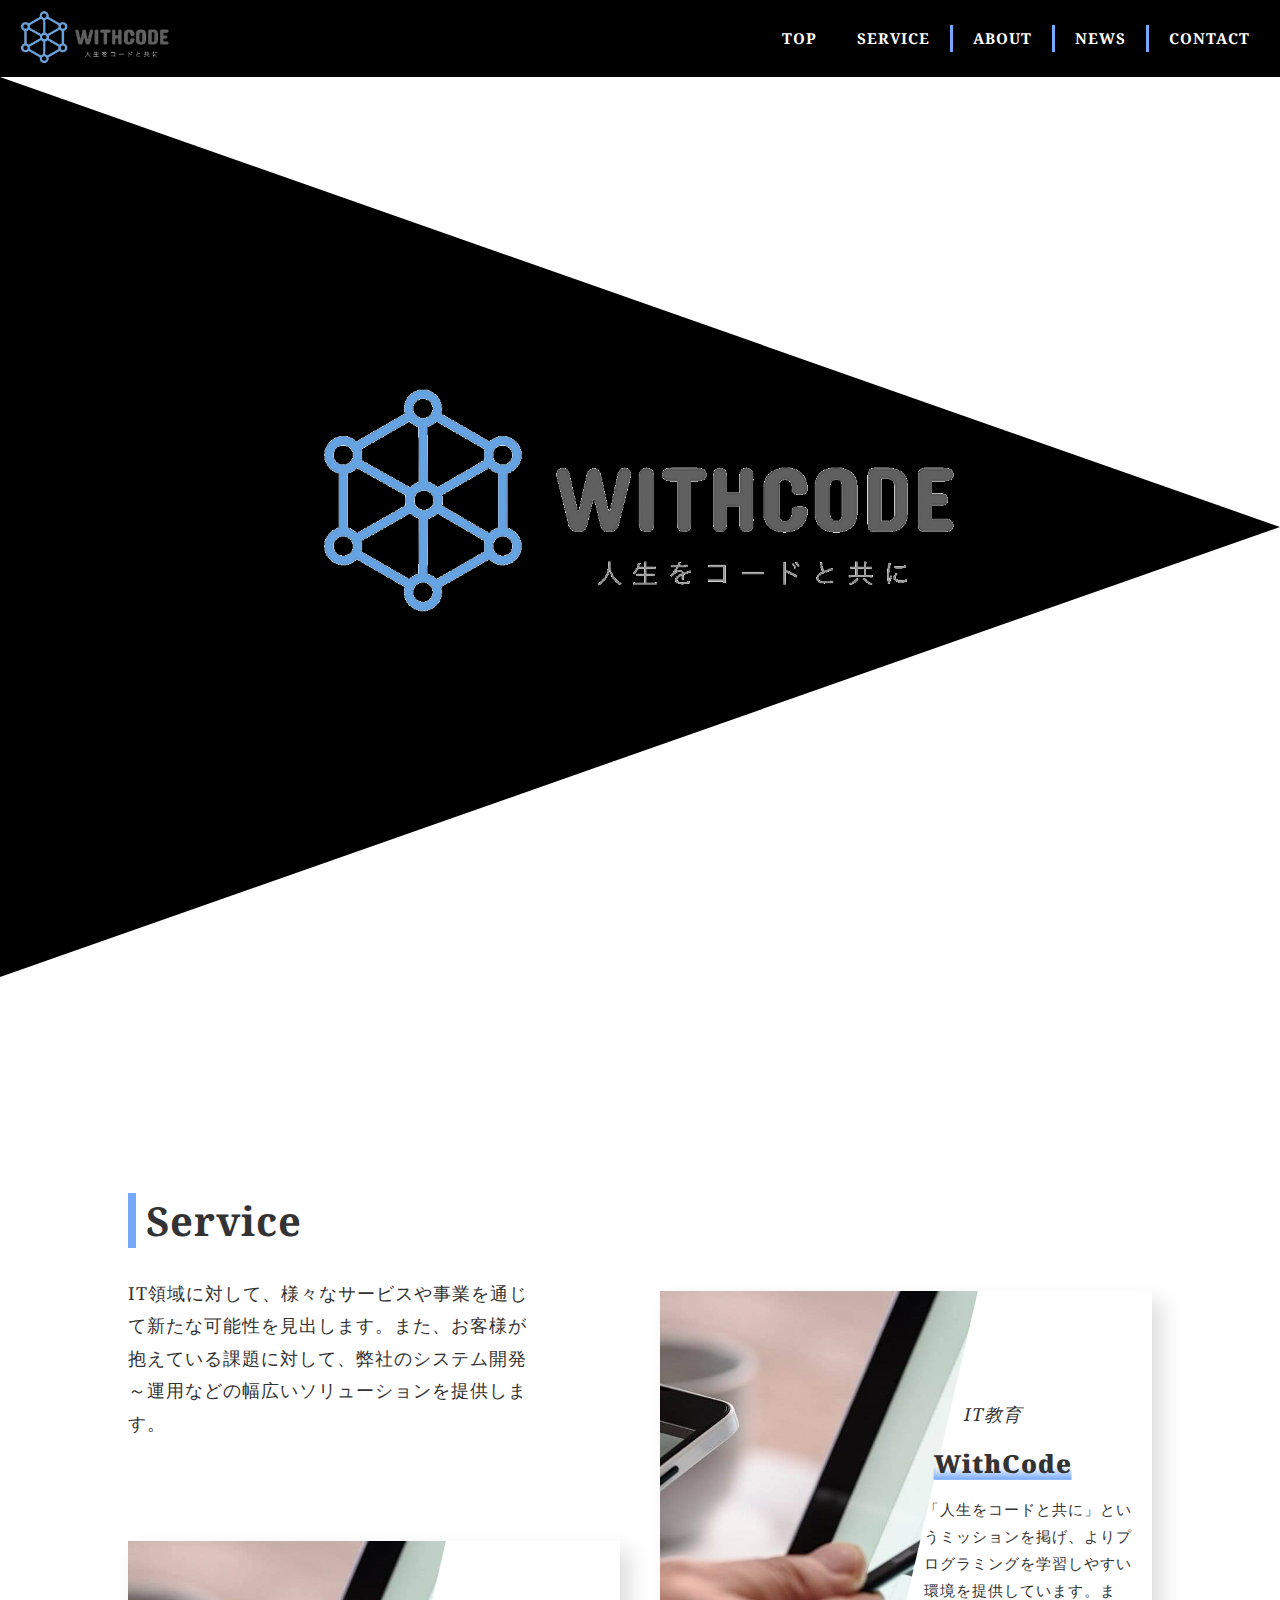
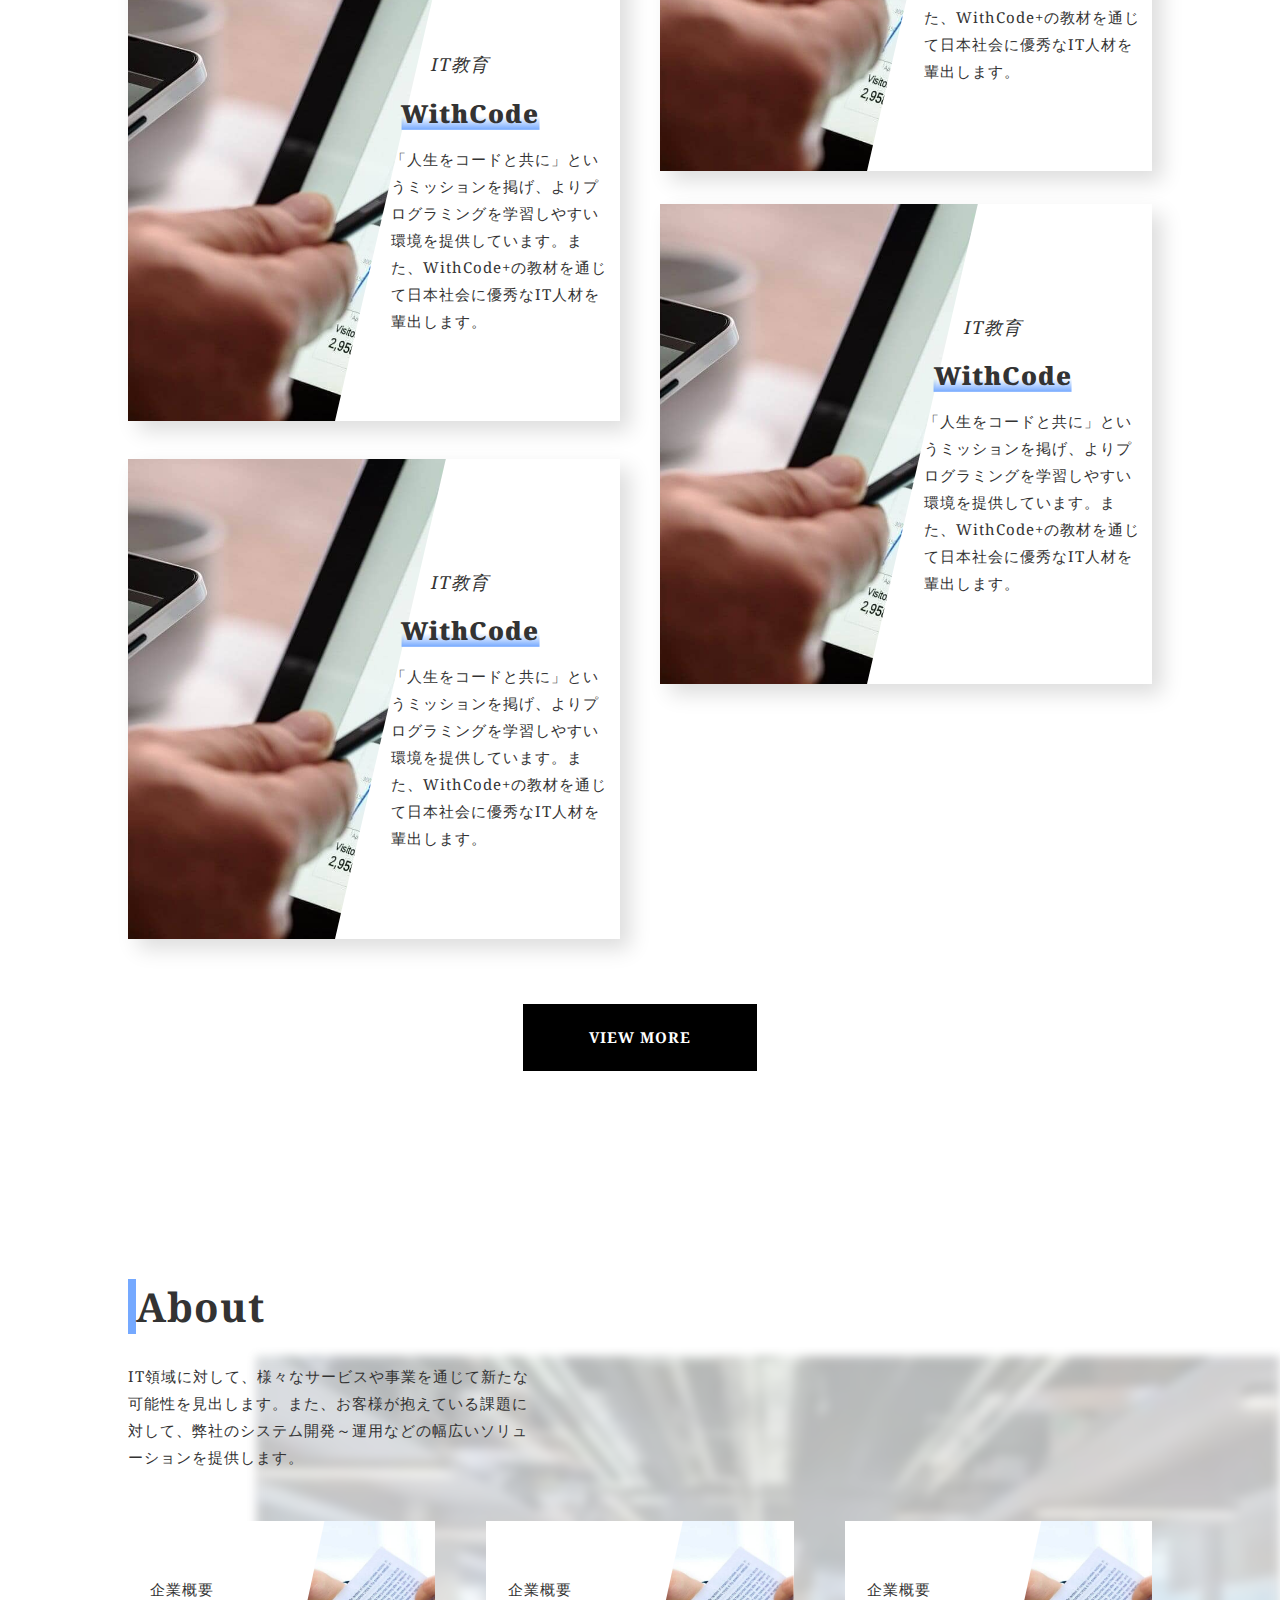
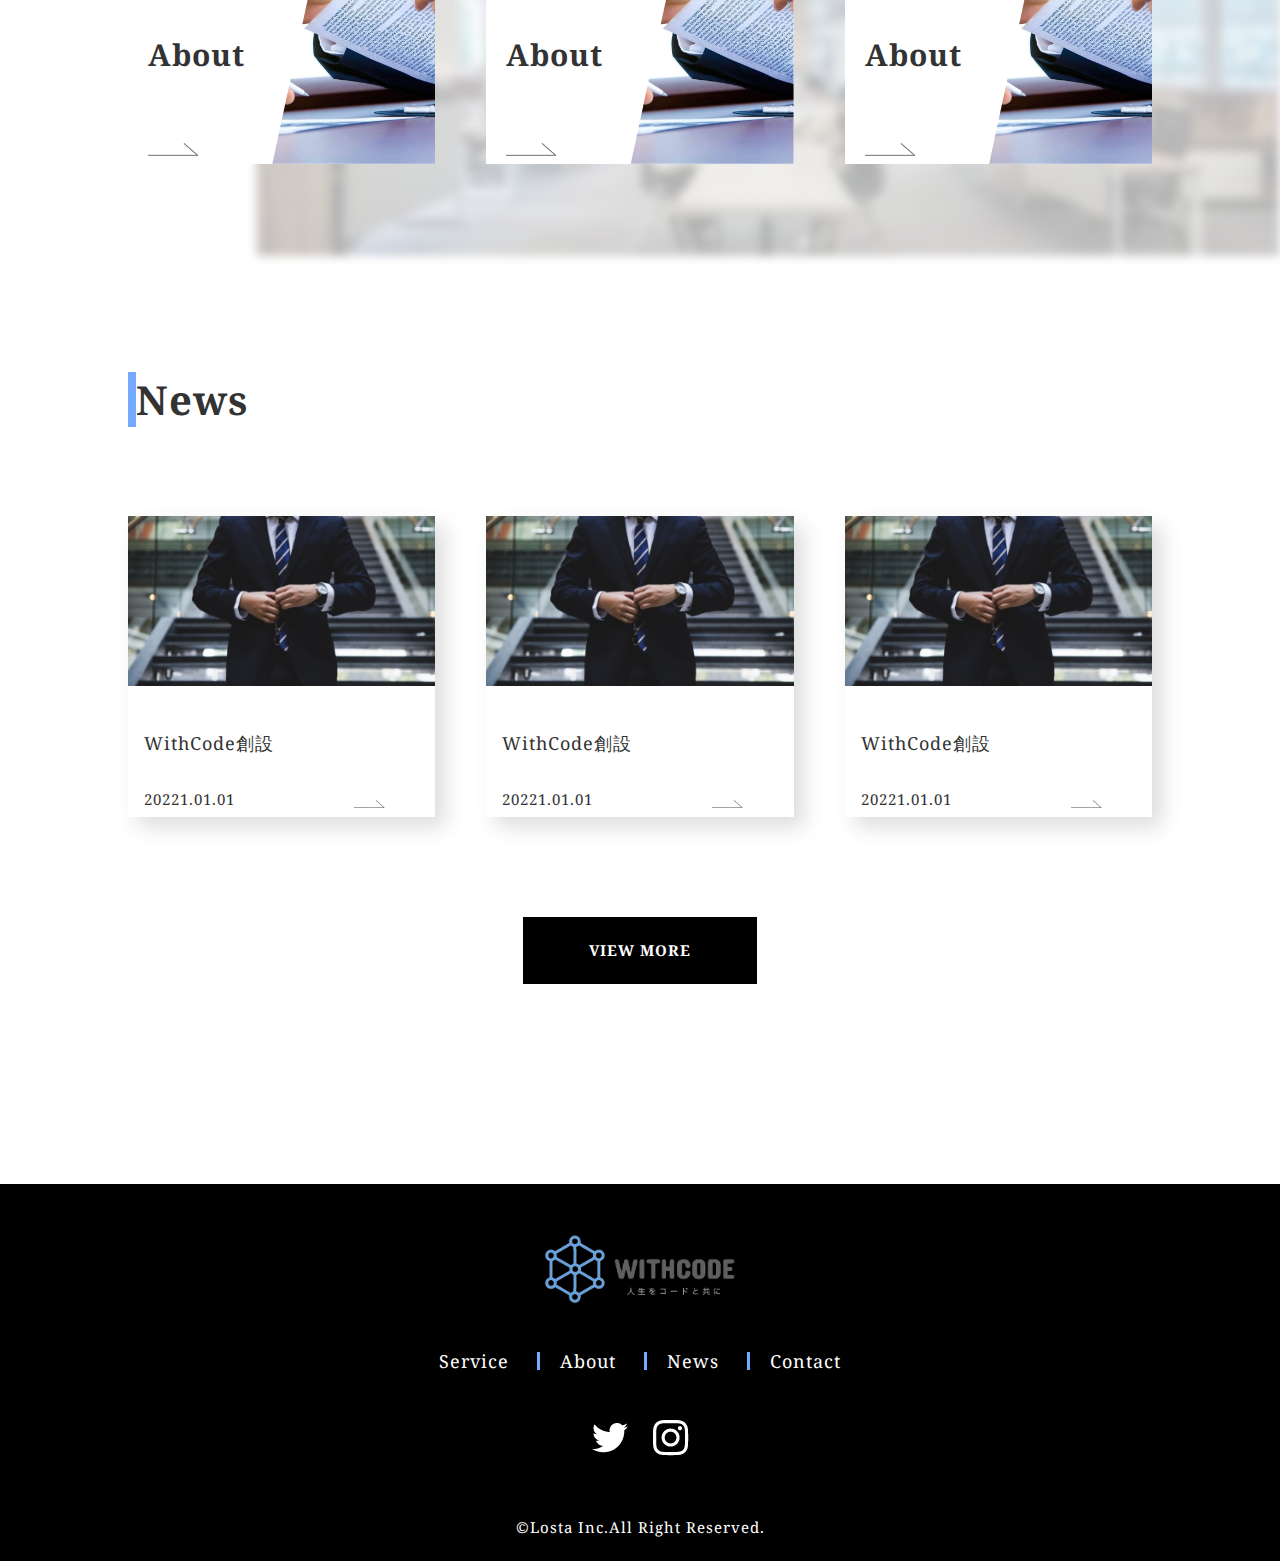
<file: index.html>
<!DOCTYPE html>
<html>
  <head>
    <meta charset="UTF-8">
    <title>プログラミング教材「WithCode+」</title>
    <meta name="description" content="「人生をコードと共に」というビジョンを達成するべく、皆さんのプログラミング学習をサポートします。">
    <meta name="keywords" content="IT,プログラミング,コミュニティ">
    <meta name="viewport" content="width=device-width, initial-scale=1.0">
    <meta property="og:title" content="プログラミング教材「WithCode+」">
    <meta property="og:type" content="article">
    <meta property="og:url" content="https://withcode-plus.tech">
    <meta property="og:image" content="img/logo.png">
    <meta property="og:description" content="「人生をコードと共に」というビジョンを達成するべく、皆さんのプログラミング学習をサポートします。">
    <meta property="og:site_name" content="プログラミング教材">
    <link rel="icon" href="favicon.ico">
    <link rel="apple-touch-icon" sizes="180×180" href="img/logo.png">
    <link rel="stylesheet" type="text/css" href="css/reset.css">
    <link rel="stylesheet" type="text/css" href="css/common1.css">
    <link rel="stylesheet" type="text/css" href="css/index.css">
    <link rel="preconnect" href="https://fonts.googleapis.com">
    <link rel="preconnect" href="https://fonts.gstatic.com" crossorigin>
    <link href="https://fonts.googleapis.com/css2?family=Noto+Serif:ital,wght@0,400;0,700;1,400;1,700&display=swap"
      rel="stylesheet">
  </head>
  <body>
    <header>
      <div class="header_all">
        <a href="index.html" class="logo">
          <img src="img/logo.png" alt="ロゴ画像">
        </a>
        <nav class="navbar">
          <ul>
            <li><a href="index.html">TOP</a></li>
            <li><a href="html/service.html">SERVICE</a></li>
            <li><a href="html/about.html">ABOUT</a></li>
            <li><a href="html/news.html">NEWS</a></li>
            <li><a href="html/contact.html">CONTACT</a></li>
          </ul>
        </nav>
      </div>
      <p class="drawer"></p>
    </header>
    <main>
      <section class="top">
        <div class="top_bg">
          <p class="top_img">
            <img src="img/logo.png" alt="ロゴ画像">          
          </p>
        </div>
      </section>
      <section class="service">
        <div class="inner">
          <div class="intro">
            <h2 class="section_ttl"><small></small>Service</h2>
            <p class="intro_txt">
              IT領域に対して、様々なサービスや事業を通じて新たな可能性を見出します。また、お客様が抱えている課題に対して、弊社のシステム開発～運用などの幅広いソリューションを提供します。
            </p>
          </div>
          <div class="service_all">
            <ul class="service_list">
              <li class="service_item _service1">
                <div class="service_img _service"></div>
                <div class="service_inner_txt">
                  <p class="service_subtt1">IT教育</p>
                  <p class="service_ttl"><strong>WithCode</strong></p>
                  <p class="service_descript">
                    「人生をコードと共に」というミッションを掲げ、よりプログラミングを学習しやすい環境を提供しています。また、WithCode+の教材を通じて日本社会に優秀なIT人材を輩出します。
                  </p>
                </div>
              </li>
              <li class="service_item _service2">
                <div class="service_img _service"></div>
                <div class="service_inner_txt">
                  <p class="service_subtt1">IT教育</p>
                  <p class="service_ttl"><strong>WithCode</strong></p>
                  <p class="service_descript">
                    「人生をコードと共に」というミッションを掲げ、よりプログラミングを学習しやすい環境を提供しています。また、WithCode+の教材を通じて日本社会に優秀なIT人材を輩出します。
                  </p>
                </div>
              </li>
              <li class="service_item _service3">
                <div class="service_img _service"></div>
                <div class="service_inner_txt">
                  <p class="service_subtt1">IT教育</p>
                  <p class="service_ttl"><strong>WithCode</strong></p>
                  <p class="service_descript">
                    「人生をコードと共に」というミッションを掲げ、よりプログラミングを学習しやすい環境を提供しています。また、WithCode+の教材を通じて日本社会に優秀なIT人材を輩出します。
                  </p>
                </div>
              </li>
              <li class="service_item _service4">
                <div class="service_img _service"></div>
                <div class="service_inner_txt">
                  <p class="service_subtt1">IT教育</p>
                  <p class="service_ttl"><strong>WithCode</strong></p>
                  <p class="service_descript">
                    「人生をコードと共に」というミッションを掲げ、よりプログラミングを学習しやすい環境を提供しています。また、WithCode+の教材を通じて日本社会に優秀なIT人材を輩出します。
                  </p>
                </div>
              </li>
            </ul>
            <div class="btn">
              <a href="html/service.html">VIEW MORE</a>
            </div>
          </div>

        </div>
      </section>
      <section class="about">
        <div class="inner">
          <div class="intro">
            <h2 class="section_ttl"><small>About</small></h2>
            <p class="inntro_txt">IT領域に対して、様々なサービスや事業を通じて新たな可能性を見出します。また、お客様が抱えている課題に対して、弊社のシステム開発～運用などの幅広いソリューションを提供します。
            </p>
          </div>
          <div class="about_list">
            <div class="about_item">
              <a href="html/about.html" class="top_about_link">
              <p class="about_sub_ttl">企業概要</p>
              <p class="about_sub_txt">About</p>
              <div class="about_arrow">
                <img src="img/arrow.png" alt="矢印の画像">
              </div>
            </a>
            </div>
            <div class="about_item">
              <a href="html/about.html" class="top_about_link">
                <p class="about_sub_ttl">企業概要</p>
                <p class="about_sub_txt">About</p>
                <div class="about_arrow">
                  <img src="img/arrow.png" alt="矢印の画像">
                </div>
              </a>
            </div>
            <div class="about_item">
              <a href="html/about.html" class="top_about_link">
                <p class="about_sub_ttl">企業概要</p>
                <p class="about_sub_txt">About</p>
                <div class="about_arrow">
                  <img src="img/arrow.png" alt="矢印の画像">
                </div>
              </a>
            </div>
          </div>
        </div>
      </section>
      <section class="news">
        <div class="inner">
          <h2 class="section_ttl"><small>News</small></h2>
          <div class="news_all">
            <ul class="news_list">
              <li class="news_item">
                <a href="html/news/html">
                <div class="news_img">
                  <img src="img/news.png" alt="ニュース画像">
                </div>
                <div class="news_txt">
                  <p class="news_ttl">WithCode創設</p>
                  <p class="news_date">20221.01.01</p>
                </div>
              </a>
              </li>
              <li class="news_item">
                <a href="html/news/html">
                  <div class="news_img">
                    <img src="img/news.png" alt="ニュース画像">
                  </div>
                  <div class="news_txt">
                    <p class="news_ttl">WithCode創設</p>
                    <p class="news_date">20221.01.01</p>
                  </div>
                </a>
              </li>
              <li class="news_item">
                <a href="html/news/html">
                  <div class="news_img">
                    <img src="img/news.png" alt="ニュース画像">
                  </div>
                  <div class="news_txt">
                    <p class="news_ttl">WithCode創設</p>
                    <p class="news_date">20221.01.01</p>
                  </div>
                </a>
              </li>
            </ul>
          </div>
          <div class="btn">
            <a href="html/service.html">VIEW MORE</a>
          </div>
        </div>
      </section>
    </main>
    <footer>
      <div class="footer_logo">
        <a href="index.html">
          <img src="img/logo.png" alt="ロゴ画像">
        </a>
      </div>
      <ul class="footer_list">
        <li class="footer_item">
          <a href="html/service.html">Service</a>
        </li>
        <li class="footer_item">
          <a href="html/about.html">About</a>
        </li>
        <li class="footer_item">
          <a href="html/news.html">News</a>
        </li>
        <li class="footer_item">
          <a href="html/contact.html">Contact</a>
        </li>
      </ul>
      <ul class="footer_sns">
        <li class="sns_icon1">
          <a href="#"><img src="img/twitter.png" alt="Twitterアイコン"></a>
        </li>
        <li class="sns_icon2">
          <a href="#"><img src="img/instagram.png" alt="Instagramアイコン"></a>
        </li>
      </ul>
      <small class="footer_txt">©Losta Inc.All Right Reserved.</small>
    </footer>
  <script src="https://ajax.googleapis.com/ajax/libs/jquery/3.5.1/jquery.min.js"></script>
  <script type="text/javascript" src="../js/common.js"></script>
  </body>
</html>
</file>
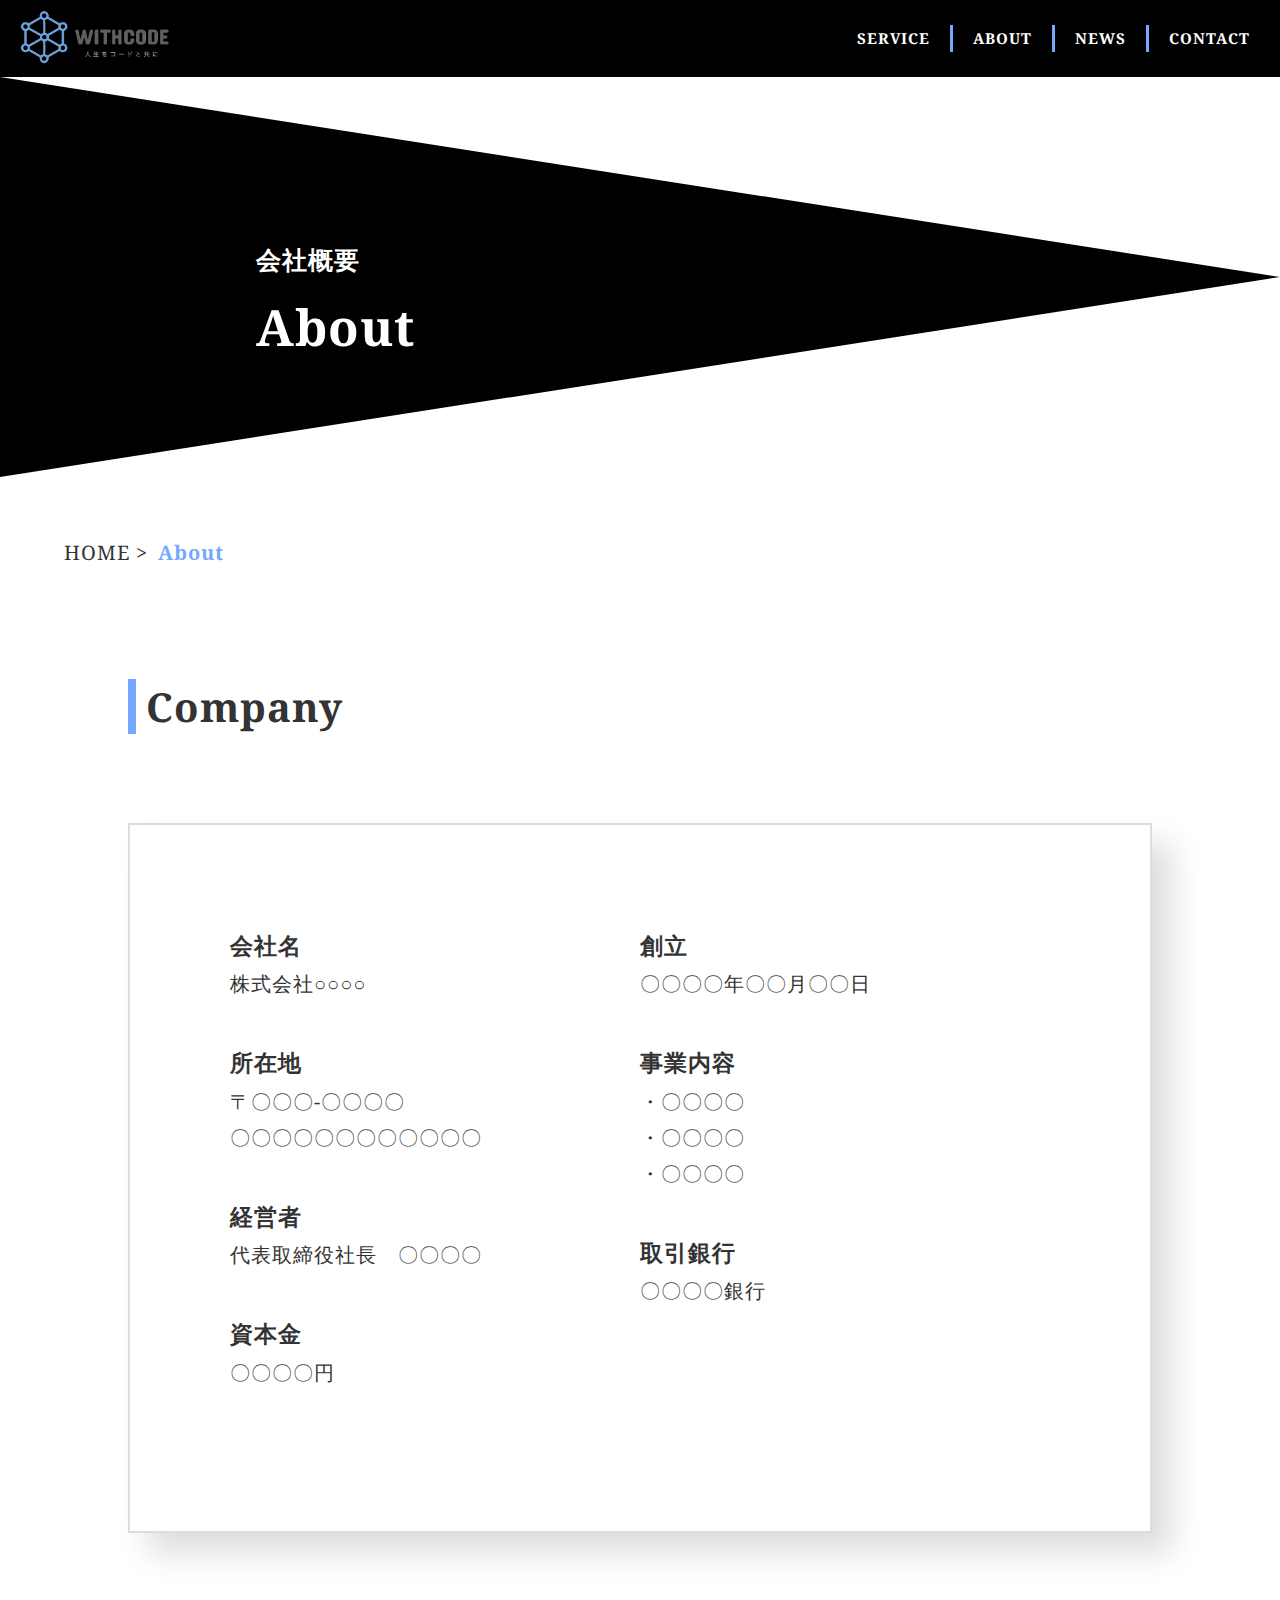
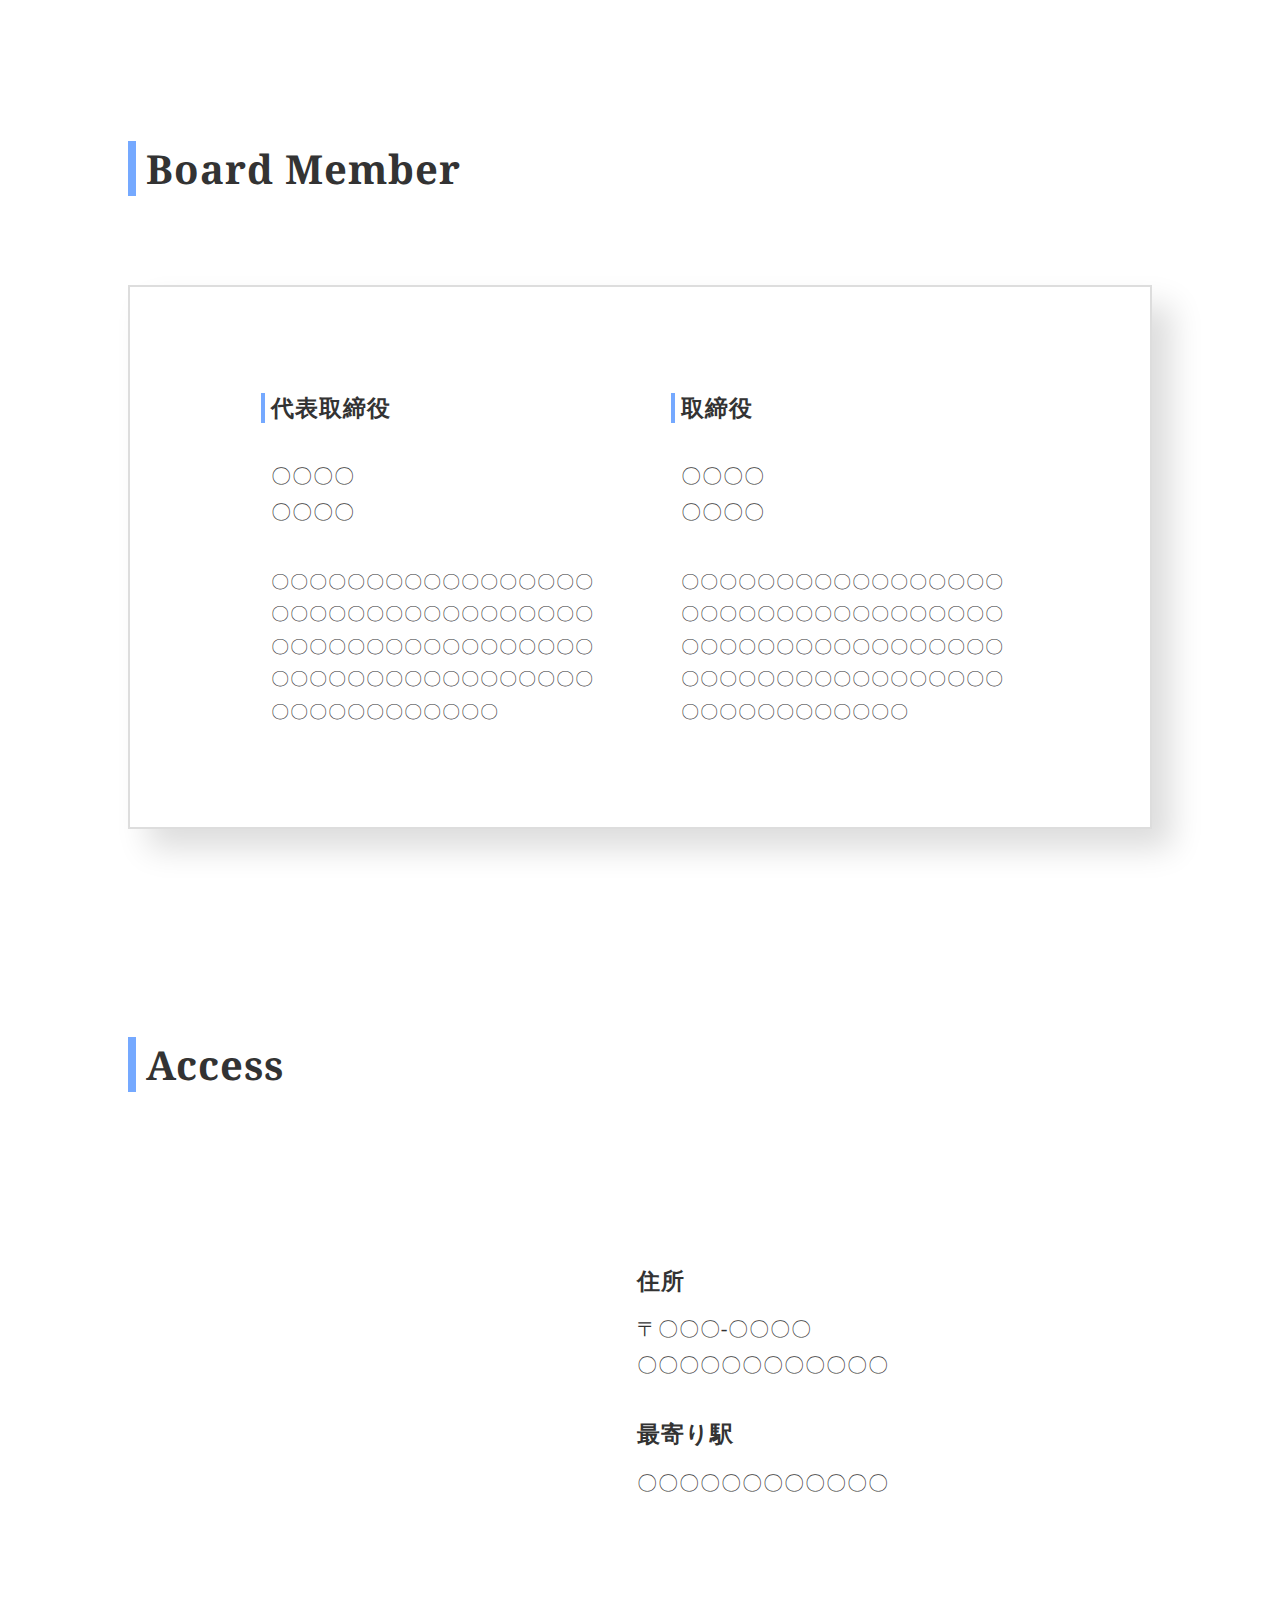
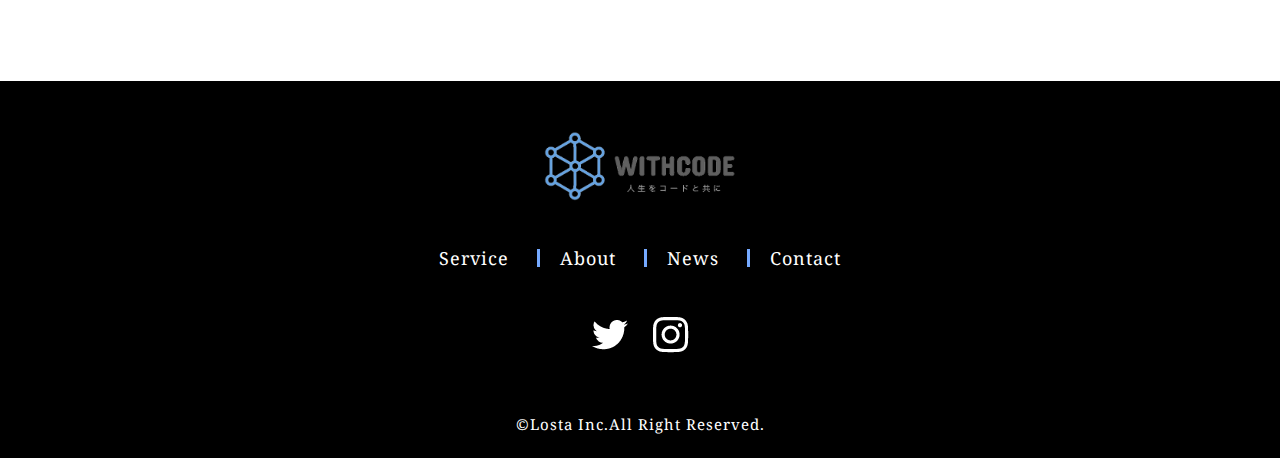
<file: html/about.html>
<!DOCTYPE html>
<html>

<head>
  <meta charset="UTF-8">
  <title>プログラミング教材「WithCode+」</title>
  <meta name="description" content="「人生をコードと共に」というビジョンを達成するべく、皆さんのプログラミング学習をサポートします。">
  <meta name="keywords" content="IT,プログラミング,コミュニティ">
  <meta name="viewport" content="width=device-width, initial-scale=1.0">
  <meta property="og:title" content="プログラミング教材「WithCode+」">
  <meta property="og:type" content="article">
  <meta property="og:url" content="https://withcode-plus.tech">
  <meta property="og:image" content="img/logo.png">
  <meta property="og:description" content="「人生をコードと共に」というビジョンを達成するべく、皆さんのプログラミング学習をサポートします。">
  <meta property="og:site_name" content="プログラミング教材">
  <link rel="icon" href="../favicon.ico">
  <link rel="apple-touch-icon" sizes="180×180" href="img/logo.png">
  <link rel="stylesheet" type="text/css" href="../css/reset.css">
  <link rel="stylesheet" type="text/css" href="../css/common1.css">
  <link rel="stylesheet" type="text/css" href="../css/common2.css">
  <link rel="stylesheet" type="text/css" href="../css/about.css">
  <link rel="preconnect" href="https://fonts.gstatic.com">
  <link href="https://fonts.googleapis.com/css2?family=Noto+Serif:ital,wght@0,400;0,700;1,400;1,700&display=swap"
    rel="stylesheet">
</head>
<body>
  <header>
    <div class="header_all">
      <a href="../index.html" class="logo">
        <img src="../img/logo.png" alt="ロゴ画像">
      </a>
      <nav class="navbar">
        <ul>
          <li><a href="../index.html" class="respons">TOP</a></li>
          <li><a href="service.html">SERVICE</a></li>
          <li><a href="about.html">ABOUT</a></li>
          <li><a href="news.html">NEWS</a></li>
          <li><a href="contact.html">CONTACT</a></li>
        </ul>
      </nav>
    </div>
    <p class="drawer"></p>
  </header>
  <main>
    <section class="top">
      <div class="top_bg">
        <p class="top_ttl">
          <small>会社概要</small>
          About
        </p>
      </div>
    </section>
    <section class="breadcrumb">
      <ul>
        <li>
          <a href="../index.html"><span>HOME</span></a>
        </li>
        <li>
          <a href="service.html"><span class="color">About</span></a>
        </li>
      </ul>
    </section>
    <section class="about_com">
      <div class="inner">
        <h2 class="section_ttl"><small></small>Company</h2>
      
      <div class="about_com_all">
        <div class="about_com_list">
          <div class="about_com_item">
            <h3 class="about_com_ttl">会社名</h3><br>
            <p class="about_com_txt">株式会社○○○○</p>
          </div>
          <div class="about_com_item">
            <h3 class="about_com_ttl">所在地</h3><br>
            <div class="about_com_content">
              <p class="about_com_txt">
                〒〇〇〇-〇〇〇〇<br>
                〇〇〇〇〇〇〇〇〇〇〇〇
              </p>
            </div>
          </div>
          <div class="about_com_item">
            <h3 class="about_com_ttl">経営者</h3><br>
            <p class="about_com_txt">代表取締役社長　〇〇〇〇</p>
          </div>
          <div class="about_com_item">
            <h3 class="about_com_ttl">資本金</h3><br>
            <p class="about_com_txt">〇〇〇〇円</p>
          </div>
        </div>
        <div class="about_com_list">
          <div class="about_com_item">
            <h3 class="about_com_ttl">創立</h3><br>
            <p class="about_com_txt">〇〇〇〇年〇〇月〇〇日</p>
          </div>
          <div class="about_com_item">
            <h3 class="about_com_ttl">事業内容</h3><br>
            <div class="about_com_content">
            <p class="about_com_txt">・〇〇〇〇</p><br>
            <p class="about_com_txt">・〇〇〇〇</p><br>
            <p class="about_com_txt">・〇〇〇〇</p>
            </div>
          </div>
          <div class="about_com_item">
            <h3 class="about_com_ttl">取引銀行</h3><br>
            <p class="about_com_txt">〇〇〇〇銀行</p>
          </div>
          </div>
        </div>
      </div>
    </section>
    <section class="about_mem">
      <div class="inner">
        <h2 class="section_ttl"><small></small>Board Member</h2>
        <div class="about_mem_all">
          <div class="about_mem_per">
            <h3 class="about_mem_ttl">代表取締役</h3>
            <p class="about_mem_name">〇〇〇〇<br>〇〇〇〇</p>
            <p class="about_mem_txt">
              〇〇〇〇〇〇〇〇〇〇〇〇〇〇〇〇〇〇〇〇〇〇〇〇〇〇〇〇〇〇〇〇〇〇〇〇〇〇〇〇〇〇〇〇〇〇〇〇〇〇〇〇〇〇〇〇〇〇〇〇〇〇〇〇〇〇〇〇〇〇〇〇〇〇〇〇〇〇〇〇
            </p>
          </div>
          <div class="about_mem_per">
            <h3 class="about_mem_ttl">取締役</h3>
            <p class="about_mem_name">〇〇〇〇<br>〇〇〇〇</p>
            <p class="about_mem_txt">
              〇〇〇〇〇〇〇〇〇〇〇〇〇〇〇〇〇〇〇〇〇〇〇〇〇〇〇〇〇〇〇〇〇〇〇〇〇〇〇〇〇〇〇〇〇〇〇〇〇〇〇〇〇〇〇〇〇〇〇〇〇〇〇〇〇〇〇〇〇〇〇〇〇〇〇〇〇〇〇〇
            </p>
          </div>
        </div>
      </div>
    </section>
    <section class="about_acc">
      <div class="inner">
        <h2 class="section_ttl"><small></small>Access</h2>
        <div class="about_acc_map">
          <iframe
            src="https://www.google.com/maps/embed?pb=!1m18!1m12!1m3!1d3241.770164150713!2d139.69944711520898!3d35.658033880199824!2m3!1f0!2f0!3f0!3m2!1i1024!2i768!4f13.1!3m3!1m2!1s0x60188b563b00109f%3A0x337328def1e2ab26!2z5riL6LC36aeF!5e0!3m2!1sja!2sjp!4v1625264929204!5m2!1sja!2sjp"
            width="600" height="450" style="border:0;" allowfullscreen="" loading="lazy"></iframe>
        </div>
      </div>
      <div class="inner">
        <div class="about_acc_list">
          <div class="about_acc_item">
            <h3 class="about_acc_ttl">住所</h3>
            <p class="about_acc_txt">
              〒〇〇〇-〇〇〇〇<br>
              〇〇〇〇〇〇〇〇〇〇〇〇
            </p>
          </div>
          <div class="about_acc_item">
            <h3 class="about_acc_ttl">最寄り駅</h3>
            <p class="about_acc_txt">
              〇〇〇〇〇〇〇〇〇〇〇〇
            </p>
          </div>
        </div>
      </div>
    </section>
  </main>
  <footer>
    <div class="footer_logo">
      <a href="../index.html">
        <img src="../img/logo.png" alt="ロゴ画像">
      </a>
    </div>
    <ul class="footer_list">
      <li class="footer_item">
        <a href="service.html" class="nav_link">Service</a>
      </li>
      <li class="footer_item">
        <a href="about.html" class="nav_link">About</a>
      </li>
      <li class="footer_item">
        <a href="news.html" class="nav_link">News</a>
      </li>
      <li class="footer_item">
        <a href="contact.html" class="nav_link">Contact</a>
      </li>
    </ul>
    <ul class="footer_sns">
      <li class="sns_icon1">
        <a href="#"><img src="../img/twitter.png" alt="Twitterアイコン"></a>
      </li>
      <li class="sns_icon2">
        <a href="#"><img src="../img/instagram.png" alt="Instagramアイコン"></a>
      </li>
    </ul>
    <small class="footer_txt">©Losta Inc.All Right Reserved.</small>
  </footer>



  <script src="https://ajax.googleapis.com/ajax/libs/jquery/3.5.1/jquery.min.js"></script>
  <script type="text/javascript" src="../js/common.js"></script>
</body>
</html>
</file>
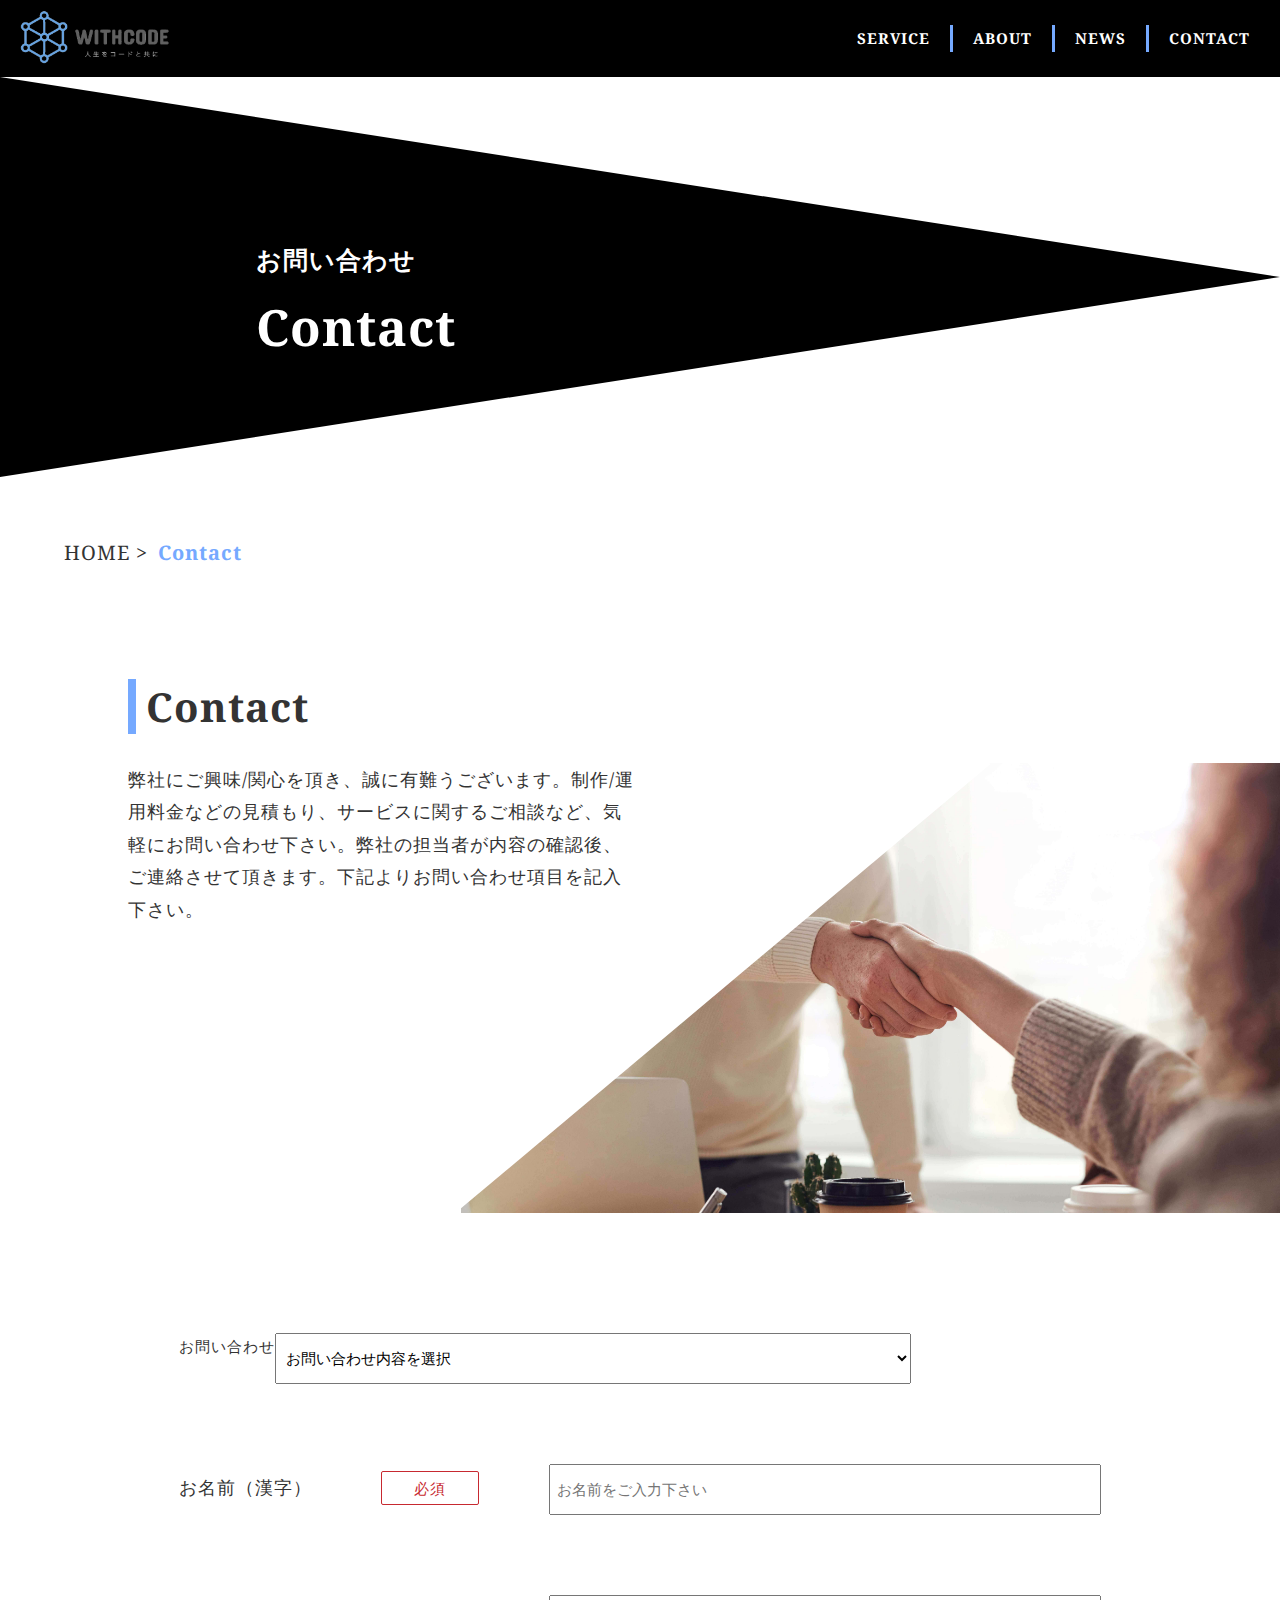
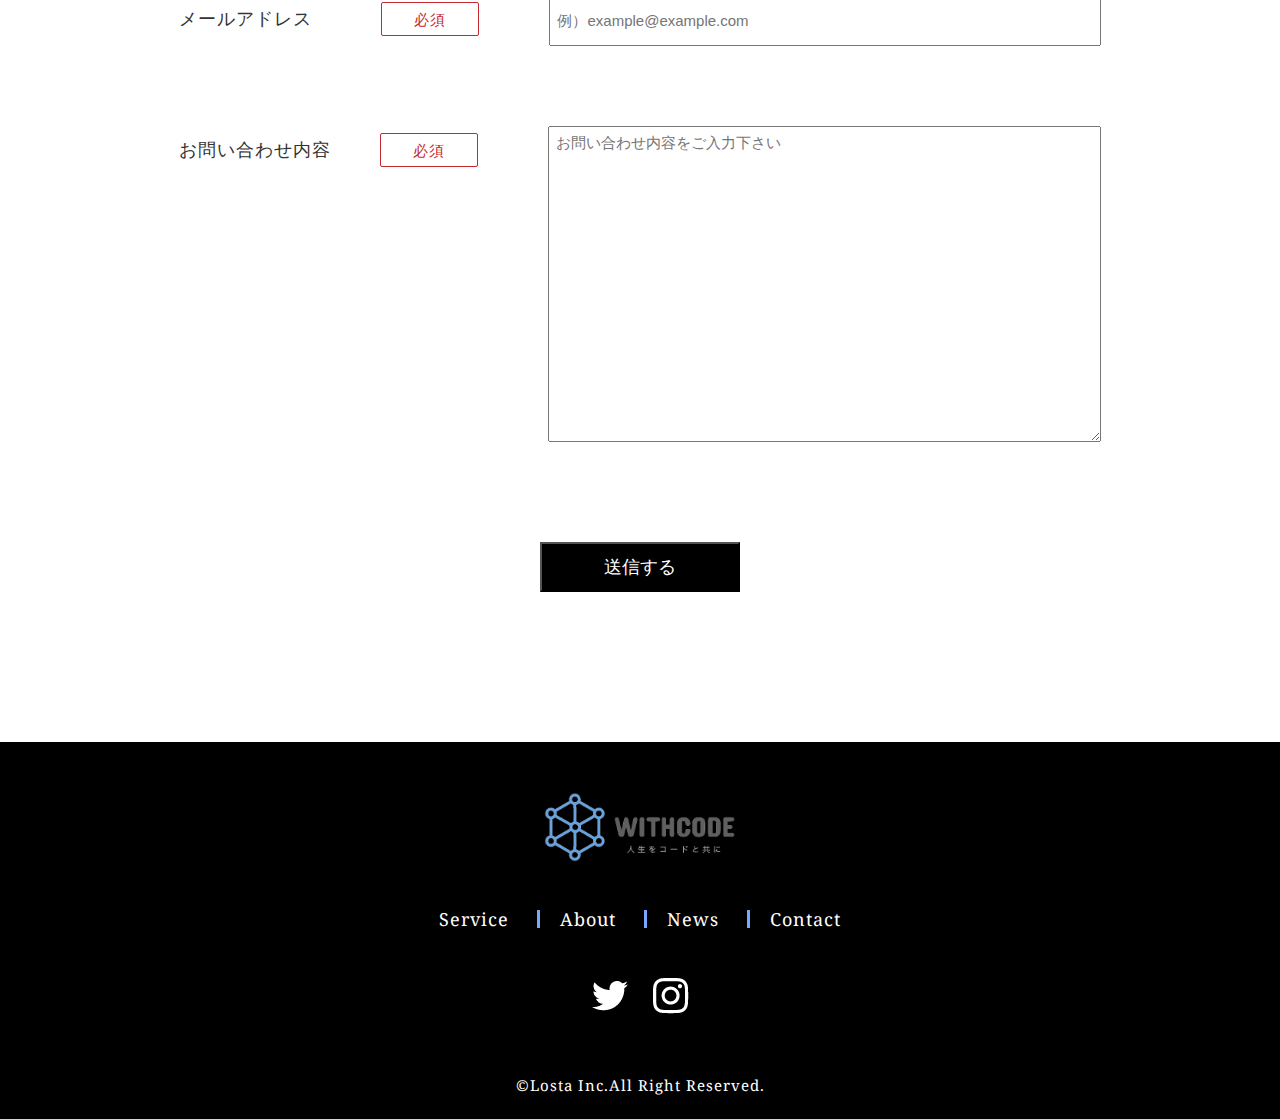
<file: html/contact.html>
<!DOCTYPE html>
<html>

<head>
  <meta charset="UTF-8">
  <title>プログラミング教材「WithCode+」</title>
  <meta name="description" content="「人生をコードと共に」というビジョンを達成するべく、皆さんのプログラミング学習をサポートします。">
  <meta name="keywords" content="IT,プログラミング,コミュニティ">
  <meta name="viewport" content="width=device-width, initial-scale=1.0">
  <meta property="og:title" content="プログラミング教材「WithCode+」">
  <meta property="og:type" content="article">
  <meta property="og:url" content="https://withcode-plus.tech">
  <meta property="og:image" content="img/logo.png">
  <meta property="og:description" content="「人生をコードと共に」というビジョンを達成するべく、皆さんのプログラミング学習をサポートします。">
  <meta property="og:site_name" content="プログラミング教材">
  <link rel="icon" href="../favicon.ico">
  <link rel="apple-touch-icon" sizes="180×180" href="img/logo.png">
  <link rel="stylesheet" type="text/css" href="../css/reset.css">
  <link rel="stylesheet" type="text/css" href="../css/common1.css">
  <link rel="stylesheet" type="text/css" href="../css/common2.css">
  <link rel="stylesheet" type="text/css" href="../css/contact.css">
  <link rel="preconnect" href="https://fonts.gstatic.com">
  <link href="https://fonts.googleapis.com/css2?family=Noto+Serif:ital,wght@0,400;0,700;1,400;1,700&display=swap"
    rel="stylesheet">
</head>
<body>
  <header>
    <div class="header_all">
      <a href="../index.html" class="logo">
        <img src="../img/logo.png" alt="ロゴ画像">
      </a>
      <nav class="navbar">
        <ul>
          <li><a href="../index.html" class="respons">TOP</a></li>
          <li><a href="service.html">SERVICE</a></li>
          <li><a href="about.html">ABOUT</a></li>
          <li><a href="news.html">NEWS</a></li>
          <li><a href="contact.html">CONTACT</a></li>
        </ul>
      </nav>
    </div>
    <p class="drawer"></p>
  </header>
  <main>
    <section class="top">
      <div class="top_bg">
        <p class="top_ttl">
          <small>お問い合わせ</small>
          Contact
        </p>
      </div>
    </section>
    <section class="breadcrumb">
      <ul>
        <li>
          <a href="../index.html"><span>HOME</span></a>
        </li>
        <li>
          <a href="service.html"><span class="color">Contact</span></a>
        </li>
      </ul>
    </section>
    <section class="contact">
      <div class="inner">
        <h2 class="section_ttl"><small></small>Contact</h2>
        <div class="contact_item">
          <p class="contact_txt">
            弊社にご興味/関心を頂き、誠に有難うございます。制作/運用料金などの見積もり、サービスに関するご相談など、気軽にお問い合わせ下さい。弊社の担当者が内容の確認後、ご連絡させて頂きます。下記よりお問い合わせ項目を記入下さい。
          </p>
        </div>
        <div class="contact_img"></div>
        <form action="#" class="contact_form" id="form">
        <div class="contact_box">
          <label for="name" class="contact_form\ttl">お問い合わせ</label>
          <select class="contact_form_box1" name="subject" required="required">
            <optgroup value>
              <option class="select_with" value="プルダウンメニューで問い合わせ内容を選択" hidden>お問い合わせ内容を選択</option>
              <option class="select_with" value="サイト制作/運用の見積もり">サイト制作/運用の見積もり</option>
              <option class="select_with" value="システム制作/運用の見積もり">システム開発/運用の見積もり</option>
              <option class="select_with" value="その他">その他</option>
            </optgroup>
          </select>
        </div>
          <div class="contact_box">
            <label for="name" class="contact_form_ttl">お名前（漢字）</label>
            <input type="text" class="contact_form_box2" name="" required="required" placeholder="お名前をご入力下さい">
          </div>
          <div class="contact_box">
            <label for="email" class="contact_form_ttl">メールアドレス</label>
            <input type="email" class="contact_form_box2" name="" required="required" placeholder="例）example@example.com">
          </div>
          <div class="contact_box _area">
            <label for="message" class="contact_form_ttl">お問い合わせ内容</label>
            <textarea name="message" class="contact_txtarea" id="message" cols="30" rows="10" required="required"
              placeholder="お問い合わせ内容をご入力下さい"></textarea>
          </div>
          <button type="submit" class="contact_btn">送信する</button>
        </form>
      </div>
      
    </section>
  </main>
  <footer>
    <div class="footer_logo">
      <a href="../index.html">
        <img src="../img/logo.png" alt="ロゴ画像">
      </a>
    </div>
    <ul class="footer_list">
      <li class="footer_item">
        <a href="service.html" class="nav_link">Service</a>
      </li>
      <li class="footer_item">
        <a href="about.html" class="nav_link">About</a>
      </li>
      <li class="footer_item">
        <a href="news.html" class="nav_link">News</a>
      </li>
      <li class="footer_item">
        <a href="contact.html" class="nav_link">Contact</a>
      </li>
    </ul>
    <ul class="footer_sns">
      <li class="sns_icon1">
        <a href="#"><img src="../img/twitter.png" alt="Twitterアイコン"></a>
      </li>
      <li class="sns_icon2">
        <a href="#"><img src="../img/instagram.png" alt="Instagramアイコン"></a>
      </li>
    </ul>
    <small class="footer_txt">©Losta Inc.All Right Reserved.</small>
  </footer>
  <script src="https://ajax.googleapis.com/ajax/libs/jquery/3.5.1/jquery.min.js"></script>
  <script type="text/javascript" src="../js/common.js"></script>
</body>
</html>
</file>
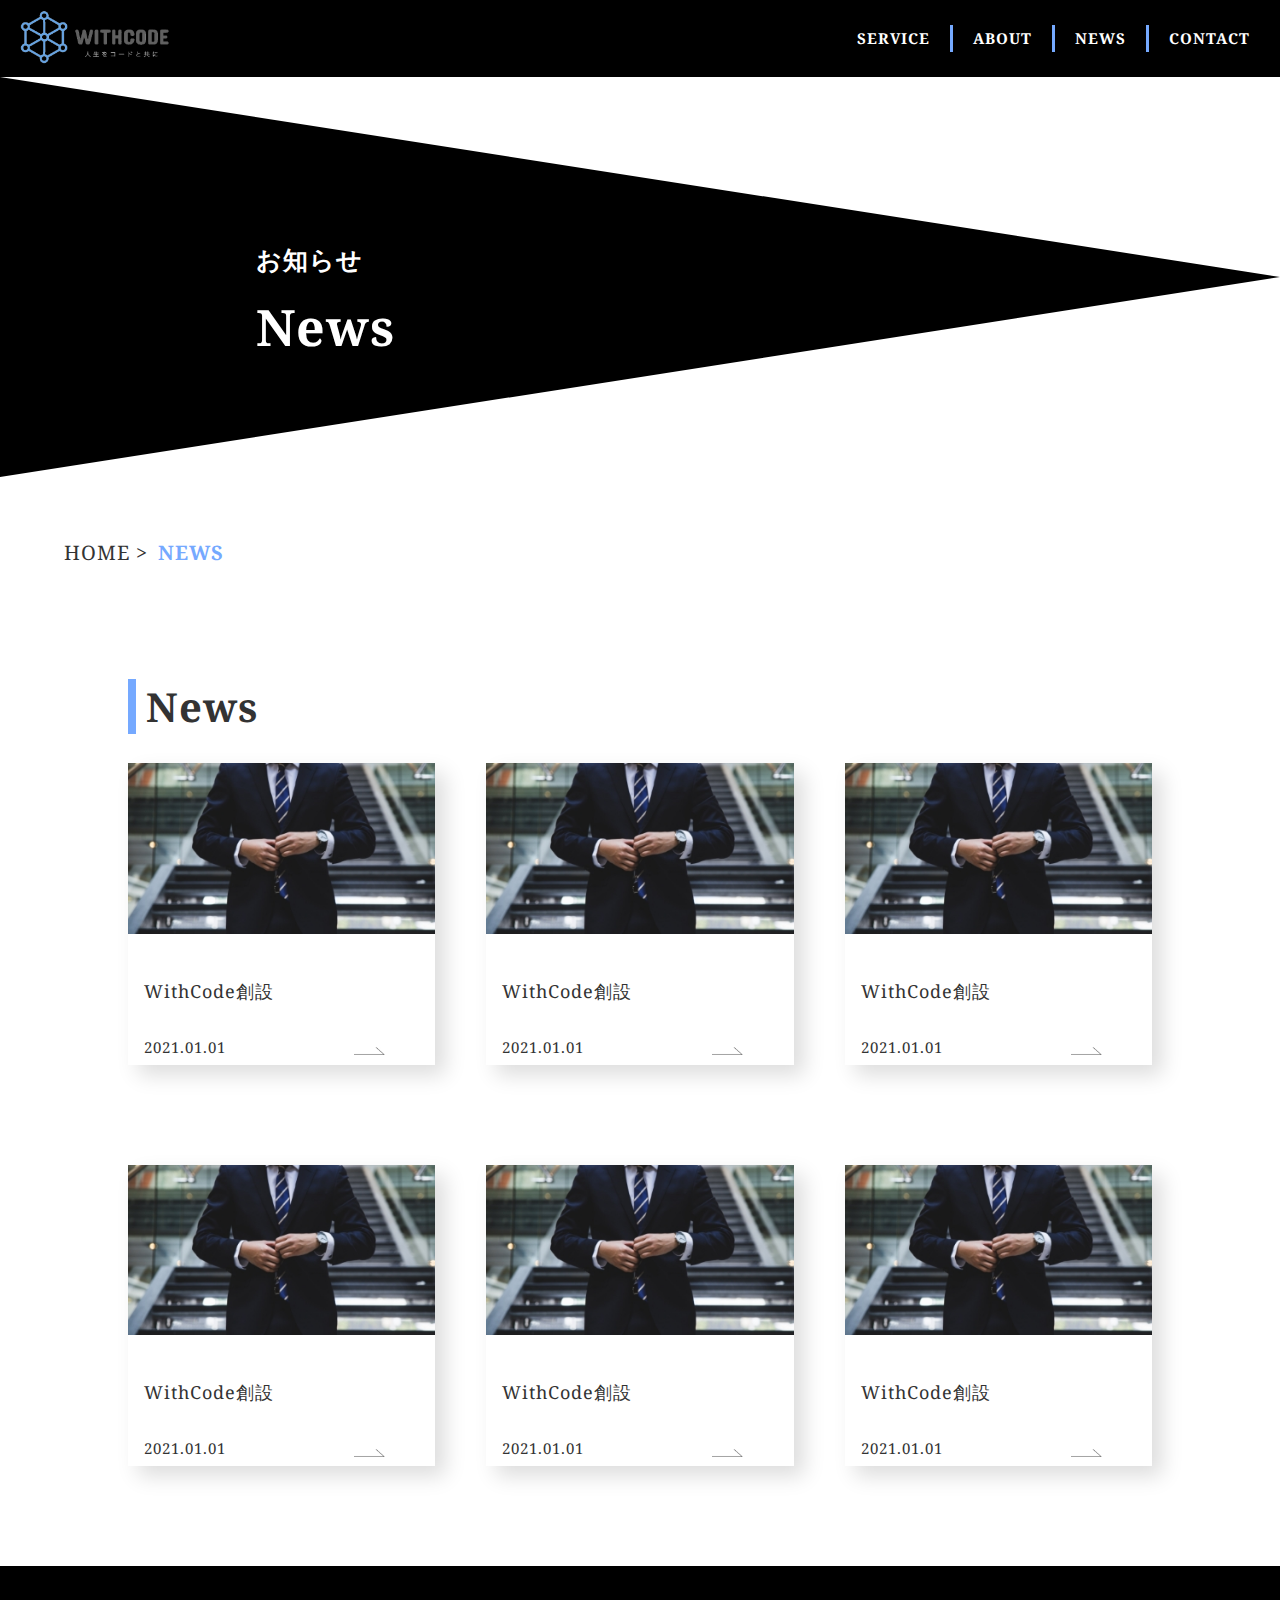
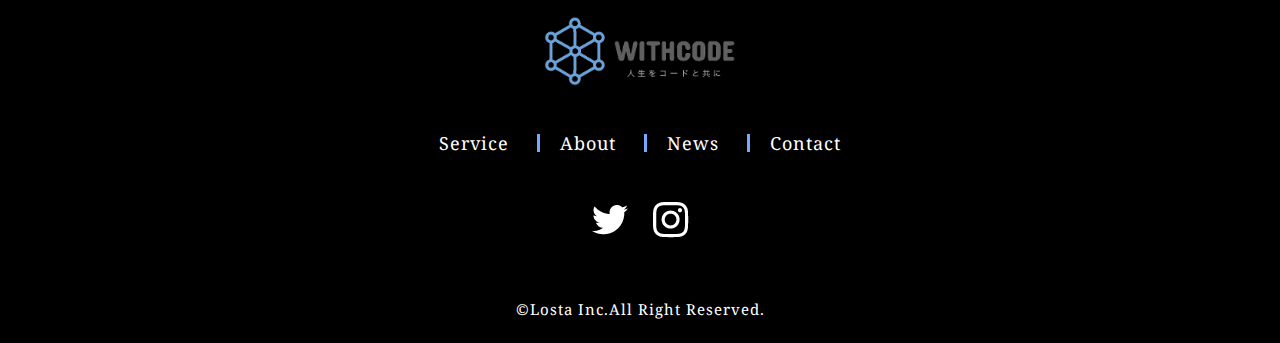
<file: html/news.html>
<!DOCTYPE html>
<html>

<head>
  <meta charset="UTF-8">
  <title>プログラミング教材「WithCode+」</title>
  <meta name="description" content="「人生をコードと共に」というビジョンを達成するべく、皆さんのプログラミング学習をサポートします。">
  <meta name="keywords" content="IT,プログラミング,コミュニティ">
  <meta name="viewport" content="width=device-width, initial-scale=1.0">
  <meta property="og:title" content="プログラミング教材「WithCode+」">
  <meta property="og:type" content="article">
  <meta property="og:url" content="https://withcode-plus.tech">
  <meta property="og:image" content="img/logo.png">
  <meta property="og:description" content="「人生をコードと共に」というビジョンを達成するべく、皆さんのプログラミング学習をサポートします。">
  <meta property="og:site_name" content="プログラミング教材">
  <link rel="icon" href="../favicon.ico">
  <link rel="apple-touch-icon" sizes="180×180" href="img/logo.png">
  <link rel="stylesheet" type="text/css" href="../css/reset.css">
  <link rel="stylesheet" type="text/css" href="../css/common1.css">
  <link rel="stylesheet" type="text/css" href="../css/common2.css">
  <link rel="stylesheet" type="text/css" href="../css/news.css">
  <link rel="preconnect" href="https://fonts.gstatic.com">
  <link href="https://fonts.googleapis.com/css2?family=Noto+Serif:ital,wght@0,400;0,700;1,400;1,700&display=swap"
    rel="stylesheet">
</head>
</html>
<body>
  <header>
    <div class="header_all">
      <a href="../index.html" class="logo">
        <img src="../img/logo.png" alt="ロゴ画像">
      </a>
      <nav class="navbar">
        <ul>
          <li><a href="../index.html" class="respons">TOP</a></li>
          <li><a href="service.html">SERVICE</a></li>
          <li><a href="about.html">ABOUT</a></li>
          <li><a href="news.html">NEWS</a></li>
          <li><a href="contact.html">CONTACT</a></li>
        </ul>
      </nav>
    </div>
    <p class="drawer"></p>
  </header>
  <main>
    <section class="top">
      <div class="top_bg">
        <p class="top_ttl">
          <small>お知らせ</small>
          News
        </p>
      </div>
    </section>
    <section class="breadcrumb">
      <ul>
        <li>
          <a href="../index.html"><span>HOME</span></a>
        </li>
        <li>
          <a href="service.html"><span class="color">NEWS</span></a>
        </li>
      </ul>
    </section>
    <section class="about_com">
      <div class="inner">
        <h2 class="section_ttl"><small></small>News</h2>
        <div class="news_all">
          <ul class="news_list">
            <li class="news_item">
              <a href="news.html">
                <div class="news_img">
                  <img src="../img/news.png" alt="ニュース画像">
                </div>
                <div class="news_txt">
                  <p class="news_ttl">WithCode創設</p>
                  <p class="news_date">2021.01.01</p>
                </div>
              </a>
            </li>
            <li class="news_item">
              <a href="news.html">
                <div class="news_img">
                  <img src="../img/news.png" alt="ニュース画像">
                </div>
                <div class="news_txt">
                  <p class="news_ttl">WithCode創設</p>
                  <p class="news_date">2021.01.01</p>
                </div>
              </a>
            </li>
            <li class="news_item">
              <a href="news.html">
                <div class="news_img">
                  <img src="../img/news.png" alt="ニュース画像">
                </div>
                <div class="news_txt">
                  <p class="news_ttl">WithCode創設</p>
                  <p class="news_date">2021.01.01</p>
                </div>
              </a>
            </li>
          </ul>
          <ul class="news_list">
            <li class="news_item">
              <a href="news.html">
                <div class="news_img">
                  <img src="../img/news.png" alt="ニュース画像">
                </div>
                <div class="news_txt">
                  <p class="news_ttl">WithCode創設</p>
                  <p class="news_date">2021.01.01</p>
                </div>
              </a>
            </li>
            <li class="news_item">
              <a href="news.html">
                <div class="news_img">
                  <img src="../img/news.png" alt="ニュース画像">
                </div>
                <div class="news_txt">
                  <p class="news_ttl">WithCode創設</p>
                  <p class="news_date">2021.01.01</p>
                </div>
              </a>
            </li>
            <li class="news_item">
              <a href="news.html">
                <div class="news_img">
                  <img src="../img/news.png" alt="ニュース画像">
                </div>
                <div class="news_txt">
                  <p class="news_ttl">WithCode創設</p>
                  <p class="news_date">2021.01.01</p>
                </div>
              </a>
            </li>
          </ul>
        </div>
      </div>
    </section>
  </main>
  <footer>
    <div class="footer_logo">
      <a href="../index.html">
        <img src="../img/logo.png" alt="ロゴ画像">
      </a>
    </div>
    <ul class="footer_list">
      <li class="footer_item">
        <a href="service.html" class="nav_link">Service</a>
      </li>
      <li class="footer_item">
        <a href="about.html" class="nav_link">About</a>
      </li>
      <li class="footer_item">
        <a href="news.html" class="nav_link">News</a>
      </li>
      <li class="footer_item">
        <a href="contact.html" class="nav_link">Contact</a>
      </li>
    </ul>
    <ul class="footer_sns">
      <li class="sns_icon1">
        <a href="#"><img src="../img/twitter.png" alt="Twitterアイコン"></a>
      </li>
      <li class="sns_icon2">
        <a href="#"><img src="../img/instagram.png" alt="Instagramアイコン"></a>
      </li>
    </ul>
    <small class="footer_txt">©Losta Inc.All Right Reserved.</small>
  </footer>

  <script src="https://ajax.googleapis.com/ajax/libs/jquery/3.5.1/jquery.min.js"></script>
  <script type="text/javascript" src="../js/common.js"></script>

  
</body>
</file>
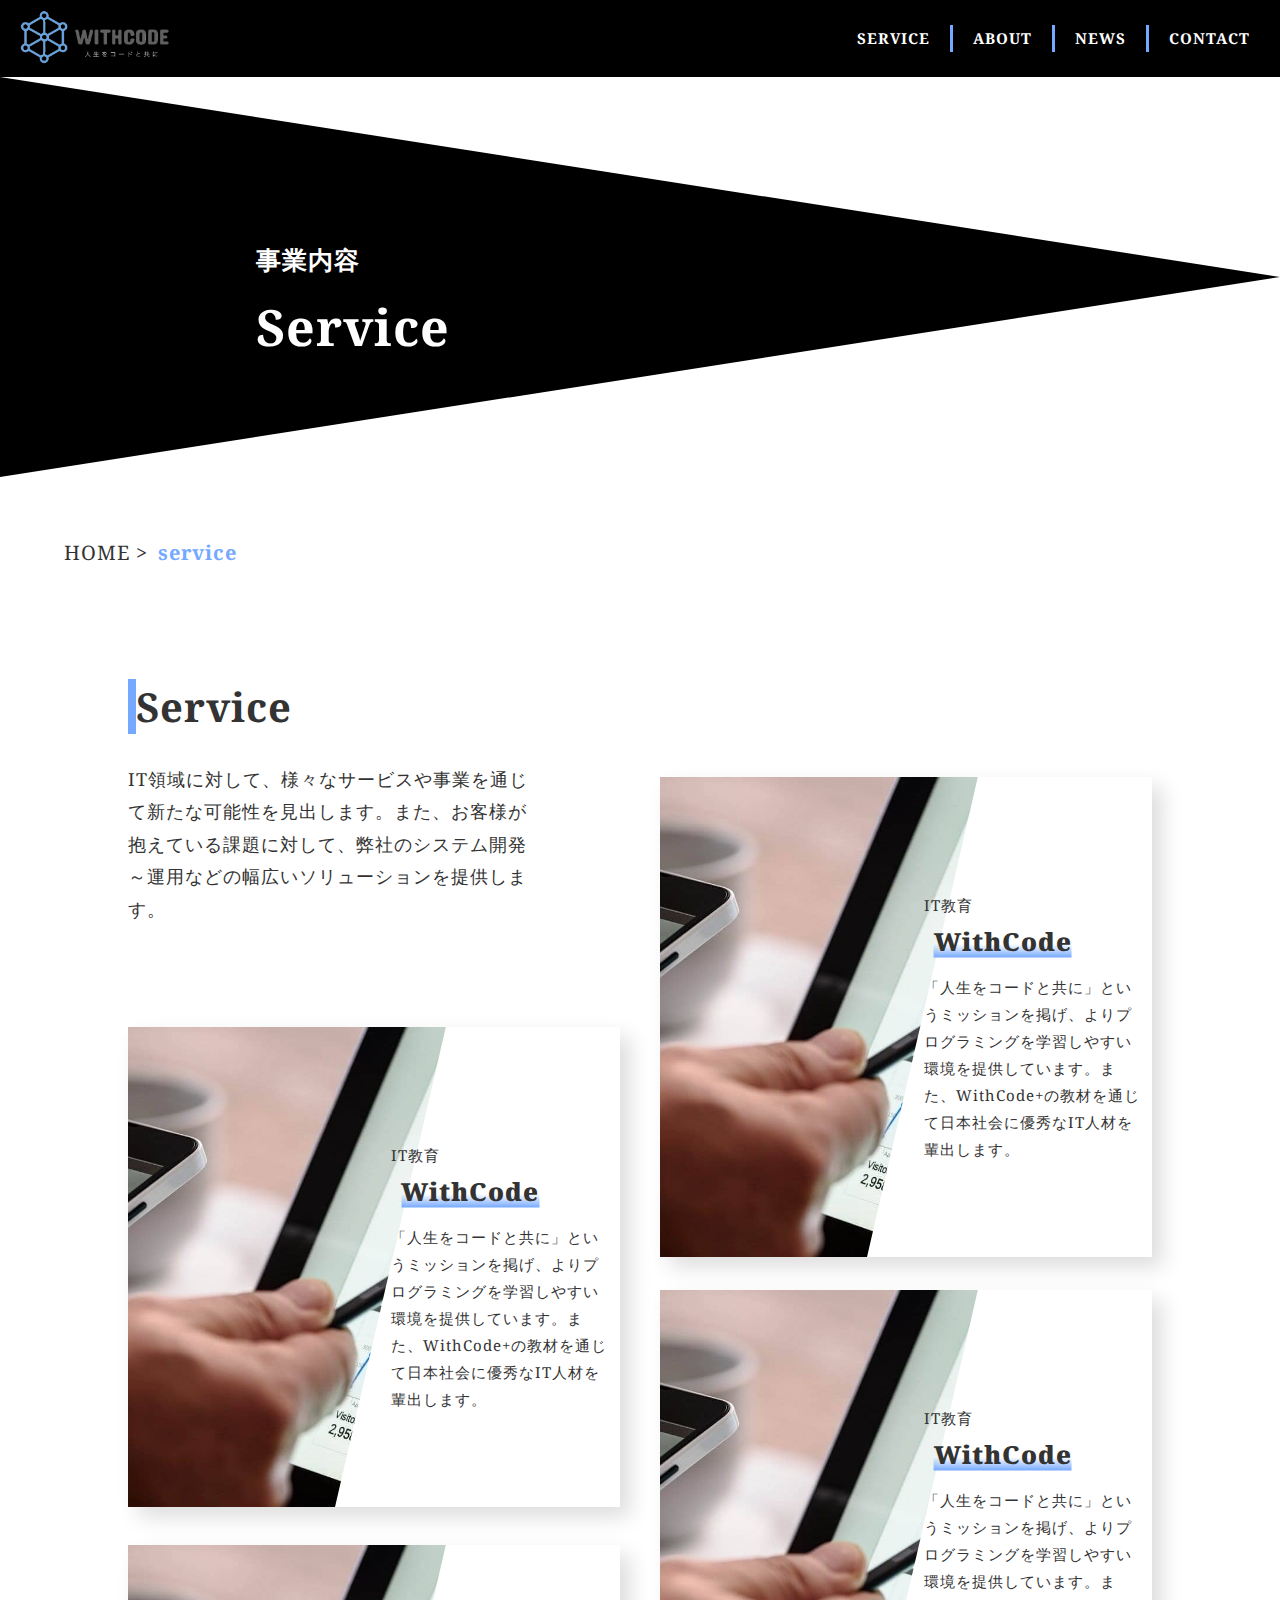
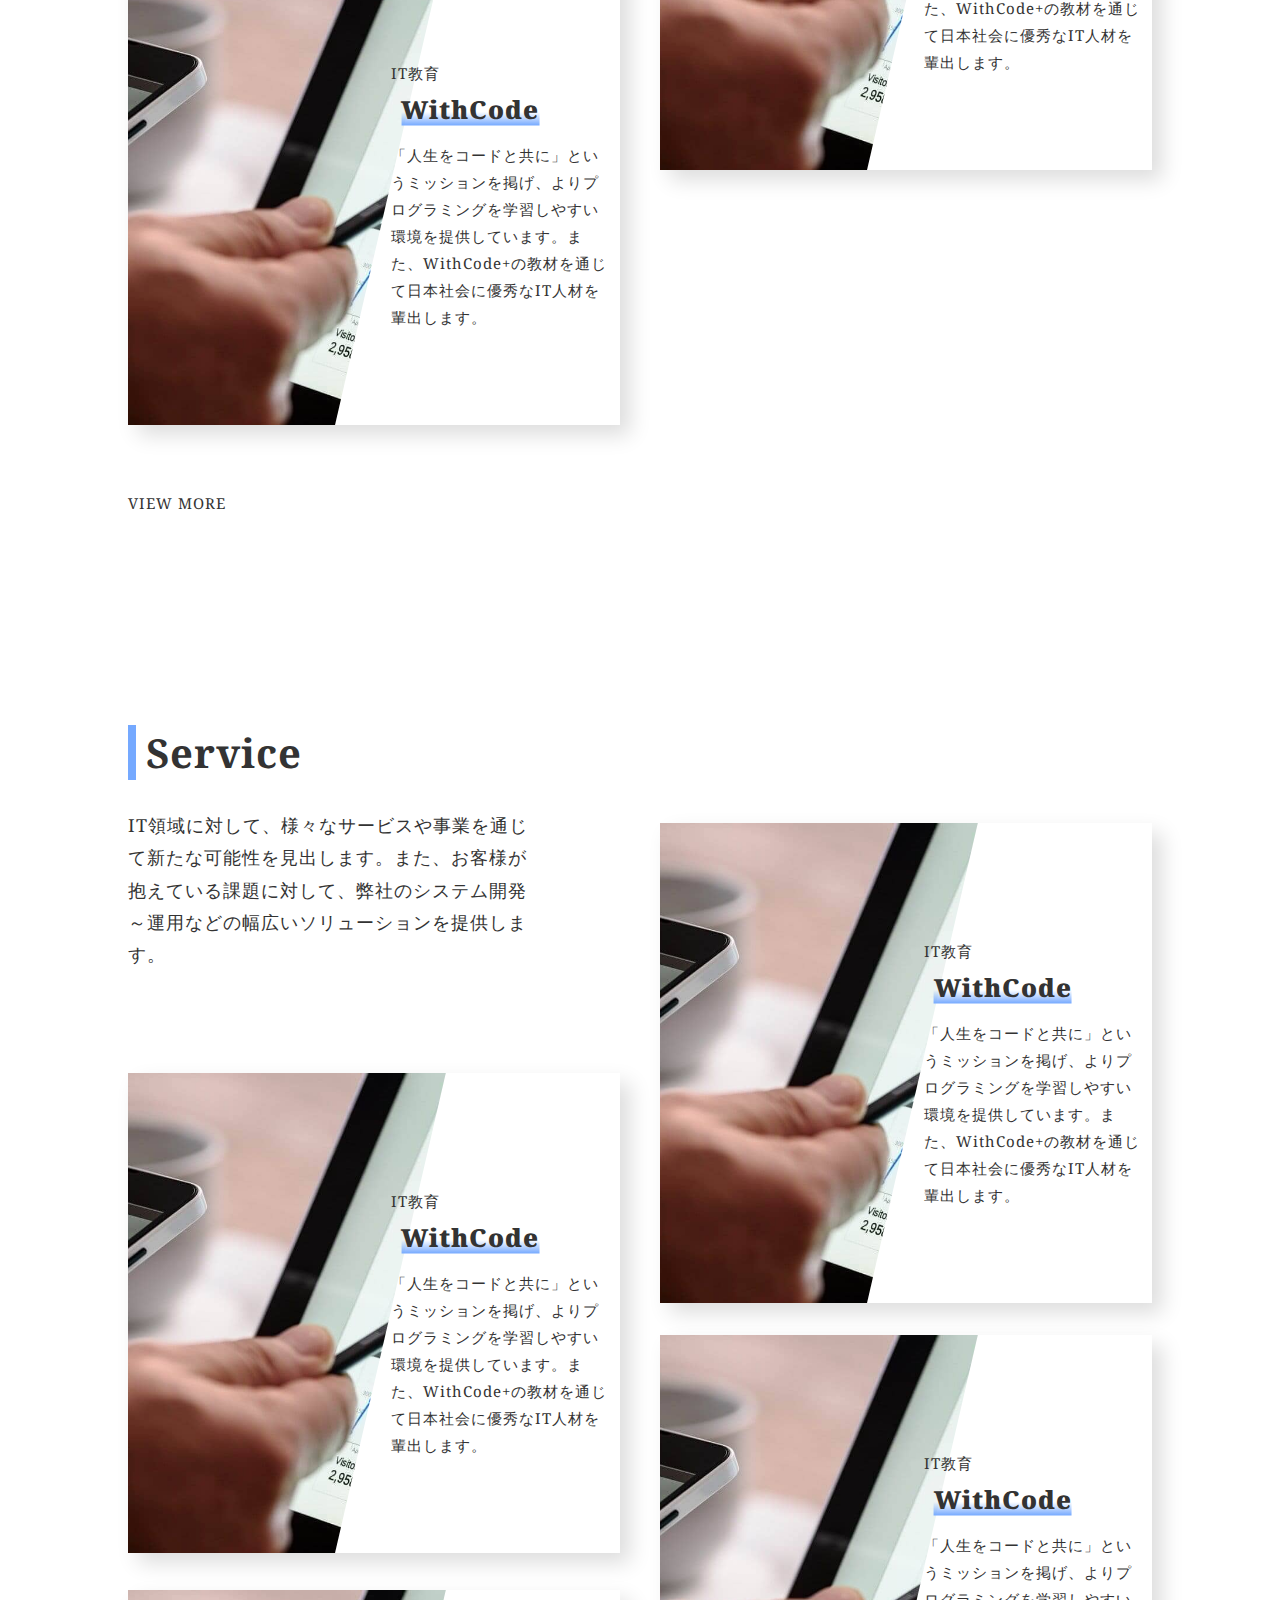
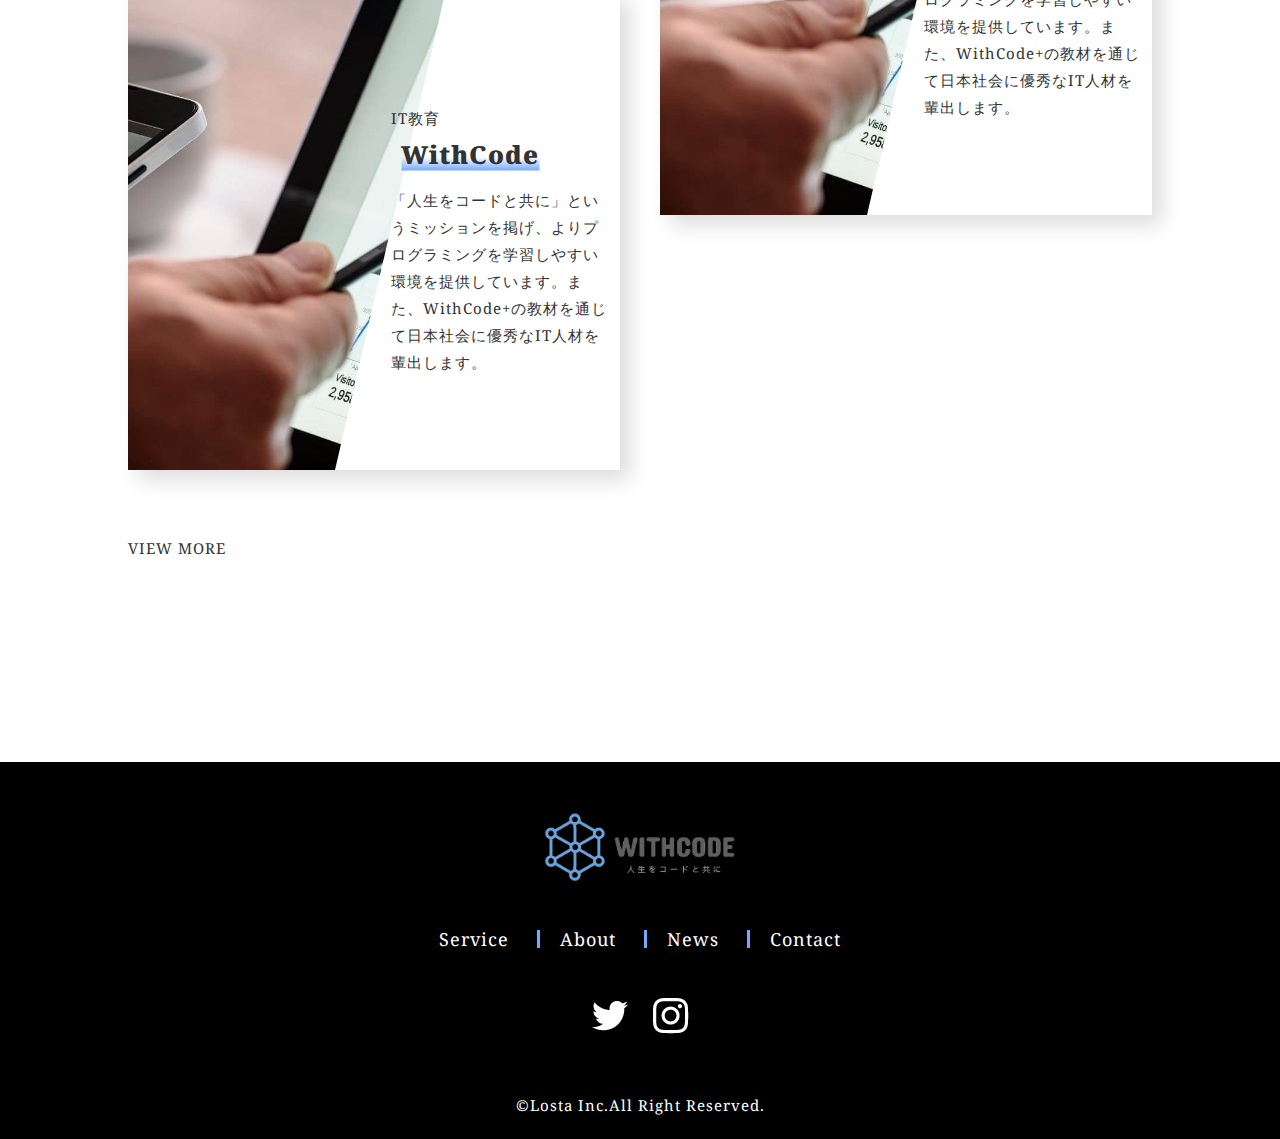
<file: html/service.html>
<!DOCTYPE html>
<!DOCTYPE html>
<html>

<head>
  <meta charset="UTF-8">
  <title>プログラミング教材「WithCode+」</title>
  <meta name="description" content="「人生をコードと共に」というビジョンを達成するべく、皆さんのプログラミング学習をサポートします。">
  <meta name="keywords" content="IT,プログラミング,コミュニティ">
  <meta name="viewport" content="width=device-width, initial-scale=1.0">
  <meta property="og:title" content="プログラミング教材「WithCode+」">
  <meta property="og:type" content="article">
  <meta property="og:url" content="https://withcode-plus.tech">
  <meta property="og:image" content="img/logo.png">
  <meta property="og:description" content="「人生をコードと共に」というビジョンを達成するべく、皆さんのプログラミング学習をサポートします。">
  <meta property="og:site_name" content="プログラミング教材">
  <link rel="icon" href="../favicon.ico">
  <link rel="apple-touch-icon" sizes="180×180" href="img/logo.png">
  <link rel="stylesheet" type="text/css" href="../css/reset.css">
  <link rel="stylesheet" type="text/css" href="../css/common1.css">
  <link rel="stylesheet" type="text/css" href="../css/common2.css">
  <link rel="stylesheet" type="text/css" href="../css/service.css">
  <link rel="preconnect" href="https://fonts.gstatic.com">
  <link href="https://fonts.googleapis.com/css2?family=Noto+Serif:ital,wght@0,400;0,700;1,400;1,700&display=swap"
    rel="stylesheet">
</head>

<body>
  <header>
    <div class="header_all">
      <a href="../index.html" class="logo">
        <img src="../img/logo.png" alt="ロゴ画像">
      </a>
      <nav class="navbar">
        <ul>
          <li><a href="../index.html" class="respons">TOP</a></li>
          <li><a href="service.html">SERVICE</a></li>
          <li><a href="about.html">ABOUT</a></li>
          <li><a href="news.html">NEWS</a></li>
          <li><a href="contact.html">CONTACT</a></li>
        </ul>
      </nav>
    </div>
    <p class="drawer"></p>
  </header>
  <main>
    <section class="top">
      <div class="top_bg">
        <p class="top_ttl">
          <small>事業内容</small>Service
        </p>
      </div>
    </section>
    <section class="breadcrumb">
      <ul>
        <li>
          <a href="../index.html"><span>HOME</span></a>
        </li>
        <li>
          <a href="service.html"><span class="color">service</span></a>
        </li>
      </ul>
    </section>
    <section class="service">
      <div class="inner">
        <div class="intro">
          <h2 class="section_ttl"><small>Service</small></h2>
          <p class="intro_txt">
            IT領域に対して、様々なサービスや事業を通じて新たな可能性を見出します。また、お客様が抱えている課題に対して、弊社のシステム開発～運用などの幅広いソリューションを提供します。
          </p>
        </div>
        <div class="service_all">
          <ul class="service_list">
            <li class="service_item _service1">
              <div class="service_img _service"></div>
              <div class="service_inner_txt">
                <p class="service_subtt1">IT教育</p>
                <p class="service_ttl"><strong>WithCode</strong></p>
                <p class="service_descript">
                  「人生をコードと共に」というミッションを掲げ、よりプログラミングを学習しやすい環境を提供しています。また、WithCode+の教材を通じて日本社会に優秀なIT人材を輩出します。
                </p>
              </div>
            </li>
            <li class="service_item _service2">
              <div class="service_img _service"></div>
              <div class="service_inner_txt">
                <p class="service_subtt1">IT教育</p>
                <p class="service_ttl"><strong>WithCode</strong></p>
                <p class="service_descript">
                  「人生をコードと共に」というミッションを掲げ、よりプログラミングを学習しやすい環境を提供しています。また、WithCode+の教材を通じて日本社会に優秀なIT人材を輩出します。
                </p>
              </div>
            </li>
            <li class="service_item _service3">
              <div class="service_img _service"></div>
              <div class="service_inner_txt">
                <p class="service_subtt1">IT教育</p>
                <p class="service_ttl"><strong>WithCode</strong></p>
                <p class="service_descript">
                  「人生をコードと共に」というミッションを掲げ、よりプログラミングを学習しやすい環境を提供しています。また、WithCode+の教材を通じて日本社会に優秀なIT人材を輩出します。
                </p>
              </div>
            </li>
            <li class="service_item _service4">
              <div class="service_img _service"></div>
              <div class="service_inner_txt">
                <p class="service_subtt1">IT教育</p>
                <p class="service_ttl"><strong>WithCode</strong></p>
                <p class="service_descript">
                  「人生をコードと共に」というミッションを掲げ、よりプログラミングを学習しやすい環境を提供しています。また、WithCode+の教材を通じて日本社会に優秀なIT人材を輩出します。
                </p>
              </div>
            </li>
          </ul>
          <div class="btn">
            <a href="html/service.html">VIEW MORE</a>
          </div>
        </div>

      </div>
    </section>
    <section class="service">
      <div class="inner">
        <div class="intro">
          <h2 class="section_ttl"><small></small>Service</h2>
          <p class="intro_txt">
            IT領域に対して、様々なサービスや事業を通じて新たな可能性を見出します。また、お客様が抱えている課題に対して、弊社のシステム開発～運用などの幅広いソリューションを提供します。
          </p>
        </div>
        <div class="service_all">
          <ul class="service_list">
            <li class="service_item _service1">
              <div class="service_img _service"></div>
              <div class="service_inner_txt">
                <p class="service_subtt1">IT教育</p>
                <p class="service_ttl"><strong>WithCode</strong></p>
                <p class="service_descript">
                  「人生をコードと共に」というミッションを掲げ、よりプログラミングを学習しやすい環境を提供しています。また、WithCode+の教材を通じて日本社会に優秀なIT人材を輩出します。
                </p>
              </div>
            </li>
            <li class="service_item _service2">
              <div class="service_img _service"></div>
              <div class="service_inner_txt">
                <p class="service_subtt1">IT教育</p>
                <p class="service_ttl"><strong>WithCode</strong></p>
                <p class="service_descript">
                  「人生をコードと共に」というミッションを掲げ、よりプログラミングを学習しやすい環境を提供しています。また、WithCode+の教材を通じて日本社会に優秀なIT人材を輩出します。
                </p>
              </div>
            </li>
            <li class="service_item _service3">
              <div class="service_img _service"></div>
              <div class="service_inner_txt">
                <p class="service_subtt1">IT教育</p>
                <p class="service_ttl"><strong>WithCode</strong></p>
                <p class="service_descript">
                  「人生をコードと共に」というミッションを掲げ、よりプログラミングを学習しやすい環境を提供しています。また、WithCode+の教材を通じて日本社会に優秀なIT人材を輩出します。
                </p>
              </div>
            </li>
            <li class="service_item _service4">
              <div class="service_img _service"></div>
              <div class="service_inner_txt">
                <p class="service_subtt1">IT教育</p>
                <p class="service_ttl"><strong>WithCode</strong></p>
                <p class="service_descript">
                  「人生をコードと共に」というミッションを掲げ、よりプログラミングを学習しやすい環境を提供しています。また、WithCode+の教材を通じて日本社会に優秀なIT人材を輩出します。
                </p>
              </div>
            </li>
          </ul>
          <div class="btn">
            <a href="html/service.html">VIEW MORE</a>
          </div>
        </div>

      </div>
    </section>
  </main>
  <footer>
    <div class="footer_logo">
      <a href="../index.html">
        <img src="../img/logo.png" alt="ロゴ画像">
      </a>
    </div>
    <ul class="footer_list">
      <li class="footer_item">
        <a href="service.html" class="nav_link">Service</a>
      </li>
      <li class="footer_item">
        <a href="about.html" class="nav_link">About</a>
      </li>
      <li class="footer_item">
        <a href="news.html" class="nav_link">News</a>
      </li>
      <li class="footer_item">
        <a href="contact.html" class="nav_link">Contact</a>
      </li>
    </ul>
    <ul class="footer_sns">
      <li class="sns_icon1">
        <a href="#"><img src="../img/twitter.png" alt="Twitterアイコン"></a>
      </li>
      <li class="sns_icon2">
        <a href="#"><img src="../img/instagram.png" alt="Instagramアイコン"></a>
      </li>
    </ul>
    <small class="footer_txt">©Losta Inc.All Right Reserved.</small>
  </footer>


  <script src="https://ajax.googleapis.com/ajax/libs/jquery/3.5.1/jquery.min.js"></script>
  <script type="text/javascript" src="../js/common.js"></script>
</body>

</html>
</file>
<file: css/common1.css>
@charset "UTF-80";
body {
  font-size: 15px;
  line-height: 1.8;
  letter-spacing: 1px;
  word-break: break-all;
  color: #333;
  font-family: 'Noto Serif', serif;
}    
a {
  text-decoration: none;
  color: #333;
}
li {
  list-style: none;
}
header {
  width: 100%;
  display: inline-block;
  background: #000;
}

header .logo {
  position: absolute;
  padding: 10px 0 0 20px;
  z-index: 2;
}

header .logo img {
  width: 150px; 
  height: auto;
  z-index: 2;
}

header .navbar ul {
  display: flex;
  float: right;
  position: relative;
  margin: 15px 0;
}

header .navbar ul li {
  margin: 10px; 
  padding-right: 20px; 
  border-right: solid 3px #75a9ff; 
}

header .navbar ul li:nth-child(1) {
  border-right: none; 
}

header .navbar ul li:last-child {
  border-right: none; 
}

header .navbar ul li a {
  color: #fff;
  font-weight: 700; 
  font-size: 15px;
}

header .navbar ul li a:hover {
  color: #75a9ff;
}

header .respons {
  visibility: hidden; /* 追加 */
  width: 0; /* 追加 */
  height: 0; /* 追加 */
}

header .drawer {
  visibility: hidden;
}



.inner {
  max-width: 80%;
  margin:auto;
  position: relative;
}
.intro {
  width: 40%;
}
.section_ttl {
  margin-bottom: 20px;
  font-size: 40px;
}
.section_ttl small {
  border-left: solid 8px #75a9ff;
  padding-right: 10px;
}
.intro_txt {
  font-size: 18px;
}
footer {
  padding: 50px 0 20px;
  background: #000;
  color: #fff;
}
.footer_logo {
  width: 15%;
  height: auto;
  margin: 0 auto;
  margin-bottom: 40px;
}
.footer_logo img {
  width: 100%;
}
.footer_list {
  display: flex;
  justify-content: center;
  margin-bottom: 50px;
}
.footer_item {
  padding-right: 28px;
  margin-right: 20px;
  border-right: solid 3px #75a9ff;
  font-size: 18px;
  line-height: 1;
}
.footer_item a {
  color: #fff;
}

.footer_item a:hover {
  color: #75a9ff;
}

.footer_item:last-child {
  padding-right: 0;
  margin-right: 0;
  border-right: none;
}
.footer_sns {
  margin-bottom: 50px;
  display: flex;
  justify-content: center;
  align-items: center;
}
.footer_sns .sns_icon1 {
  margin-right: 25px;
}
.footer_sns .sns_icon1,
.sns_icon2 {
  -webkit-transition: 0.2s;
  transition: 0.2s;
}
.footer_sns .sns_icon1:hover,
.sns_icon2:hover {
  -webkit-transition: 0.2s;
  transition: 0.2s;
  -webkit-transform: translateY(-5px);
  transform: translateY(-5px);
}
.footer_txt {
  display: block;
  text-align: center;
  font-size: 15px;
}
@media screen and (max-width: 768px) {
  .inner{
    max-width: 95%;
  }
}
@media screen and (max-width: 480px) {
  header {
  display: block;
}

header .logo {
  padding: 5px 0 0 5px;
}

.footer_logo {
  width: 40%;
}

.footer_item {
  padding-right: 7px;
  margin-right: 7px;
}
  header .drawer {
  visibility: visible;
  width: 24px;
  right: 10px;
  top: 10px;
  position: absolute;
  border-top: solid 4px #aaaaaa;
  cursor: pointer;
  z-index: 100;
}

header .drawer::before,
header .drawer::after {
  content: "";
  display: block;
  width: 24px;
  background: #aaaaaa;
  height: 4px;
  position: absolute;
  right: 0;
  -webkit-transition: all 0.5s;
  transition: all 0.5s;
}

header .drawer:before {
  top: 6px;
}

header .drawer:after {
  top: 15px;
}
  header .navbar {
  position: absolute;
  width: 100%;
  height: 100%;
  display: none;
  top: 0;
  left: 0;
  z-index: 3;
  background: #000;
}

header .navbar ul {
  display: block;
  text-align: center;
  float: none;
  top: 20%;
}

header .navbar ul li {
  width: 40%;
  margin: 0 auto 20px;
  padding-right: 0;
  border-right: none;
  border-bottom: solid 3px #75a9ff;
}

header .navbar ul li a {
  font-size: 20px;
  line-height: 2;
}
  header .respons {
  visibility: visible;
}
body.nav-open header .drawer {
  border-top: 0;
}

body.nav-open header .drawer:before {
  top: 9px;
  transform: rotate(-45deg);
}

body.nav-open header .drawer:after {
  top: 9px;
  transform: rotate(45deg);
}
}
</file>
<file: css/index.css>
@charset "UTF-8";
.top {
  width: 100%;
  height: 100vh;
  margin-bottom: 200px;
  position: relative;
  bottom: 8px;
}
.top_bg {
  width: 100%;
  height: 100%;
  background-color: #000;
  -webkit-clip-path: polygon(0% 0%, 0% 100%, 100% 50%);
  clip-path: polygon(0% 0%, 0% 100%, 100% 50%);
}
.top_img {
  width: 100%;
  height: 100%;
  position:relative;
}
.top_img img {
  width: 50%;
  height: auto;
  -webkit-transform: translate(-50%, -50%);
  transform: translate(-50%, -50%);
  position: absolute;
  top: 47%;
  left: 50%;
  z-index: 2;
}
.service{
  position: relative;
  margin-bottom: 200px;
}
.service_list {
  display: flex;
  flex-wrap: wrap;
  justify-content: space-between;
}
.service_item {
  width: 48%;
  height: 480px;
  overflow: hidden;
  -webkit-box-shadow: 10px 10px 20px #ddd;
  box-shadow: 10px 10px 20px #ddd;
  position: relative;
  margin: 10% 0;
}

.service_item._service2 {
  bottom: 250px;
  margin-bottom: 0;
}
.service_item._service3  {
  bottom: 65px;
  margin: 0;
}
.service_item._service4 {
  bottom: 320px;
  margin: 0;
}
.service_img {
  position: relative;
  background-repeat: no-repeat;
  background-position: center;
  background-size: cover;
  width: 100%;
  height: 500px;
  z-index: -1;
}
.service_img::after {
  content: "";
  position: absolute;
  width: 375px;
  height: 715px;
  background: #ffffff;
  z-index: -1;
  -webkit-transform: rotate(13deg);
  transform: rotate(13deg);
  left: 50%;
  top: -25px;
}
.service_img._service {
  background: url(../img/service.png) no-repeat center;
  background-size: cover;
  z-index: -1;
}
.service_inner_txt {
  padding: 20px 5px 0 20px;
  position: absolute;
  top: 50%;
  left: 50%;
  transform: translate(-1%, -50%);
}
.service_subtt1 {
  margin-bottom: 10px;
  padding-left: 40px;
  font-size: 18px;
  font-style: italic;
}
.service_ttl {
  font-size: 25px;
  font-weight: 700;
  padding-left: 10px;
  margin-bottom: 10px;
}
.service_ttl strong {
  background: linear-gradient(transparent 60%, #75a9ff);
}
.service_descript {
  font-size: 15px;
}
.btn {
  background: #000;
  padding:20px 30px;
  width: 17%;
  margin: auto;
  text-align: center;
}
.btn a {
  color: #fff;
  font-size: 15px;
  font-weight: 700;
}
.about {
  position: relative;
  margin-bottom: 200px;
}
.about::before{
  content: "";
  position: absolute;
  width: 80%;
  height: 500px;
  top: 85px;
  right: 0;
  z-index: -1;
  background: url(../img/about_bg.png)center/cover;
  -webkit-filter: blur(5px);
  filter: blur(5px);
  opacity: 0.3;
}
.about .intro {
  margin-bottom: 50px;
}
.about_list {
  display: flex;
  justify-content: space-between;
}
.about_item {
  width: 30%;
  height: auto;
  position: relative;
  z-index: 2;
  background: #ffffff;
  -webkit-transition: all 0.3s ease-in-out 0s;
  transition: all 0.3s ease-in-out 0s;
  overflow: hidden;
}
.about_item::before {
  height: 100%;
  width: 100%;
  position: absolute;
  content: "";
  z-index: -1;
  -webkit-transition: all 0.3s ease-in-out 0s;
  transition: all 0.3s ease-in-out 0s;
  background: url(../img/about.png) center/cover no-repeat;
  -webkit-clip-path: polygon(64% 0, 100% 0, 100% 100%, 47% 100%);
  clip-path: polygon(64% 0, 100% 0, 100% 100%, 47% 100%);
}
.about_item:hover::before {
  -webkit-transition: all 0.3s ease-in-out 0s;
  transition: all 0.3s ease-in-out 0s;
  -webkit-transform: scale(1.1);
  transform: scale(1.1);
  opacity: 0.8;
}
.about_sub_ttl {
  padding-top: 55px;
  padding-left: 22px;
}
.about_sub_txt {
  padding: 25px 0 0 20px;
  font-size: 30px;
  font-weight: 700;
}
.about_arrow {
  margin-top: 55px;
  margin-left: 20px;
}
.news {
  margin-bottom: 200px;
}
.news .section_ttl {
  margin-bottom: 80px;
}
.news_list {
  display: flex;
  justify-content: space-between;
}
.news_item {
  width: 30%;
  height: auto;
  margin-bottom: 100px;
  -webkit-box-shadow: 10px 10px 20px #ddd;
  box-shadow: 10px 10px 20px #ddd;
  cursor: pointer;
  -webkit-transition: 0.4s;
  transition: 0.4s;
}
.news_item:hover {
  -webkit-box-shadow: 0 0 0;
  box-shadow: 0 0 0;
  opacity: 0.7;
  -webkit-transition: 0.4s;
  transition: 0.4s;
  -webkit-box-shadow: 10px 10px 20px #ddd;
  box-shadow: 10px 10px 20px #ddd;
}
.news_img {
  display: contents;
  width: 100%;
}
.news_img img {
  width: 100%;
}
.news_txt {
  padding: 0 16px;
}
.news_ttl {
  margin: 40px 0;
  font-size: 18px;
  line-height: 1;
}
.news_date {
  font-size: 15px;
  line-height: 1;
  position: relative;
  -webkit-transition: 0.4s;
  transition: 0.4s;
  margin-bottom: 10px;
}
.news_date::after {
  content: "";
  position: absolute;
  background: url(../img/arrow.png) no-repeat;
  background-size: contain;
  width: 19%;
  height: 55%;
  display: block;
  right: 13px;
  top: 50%;
}
@media screen and (max-width: 768px) {
  .service_item {
    display: block;
    width: 80%;
    margin: 0 auto 10%;
    height: 120%;
  }
  .service_item._service2,
.service_item._service3,
.service_item._service4 {
  bottom: 0;
  margin: 0 auto 10%;
}
.intro {
  width: 100%;
}

.intro_txt {
  margin-bottom: 50px;
}

.about_sub_ttl {
  padding-top: 20px;
}

}
@media screen and (max-width: 480px) {
  .top_img img {
  width: 70%;
}

.service_item {
  width: 100%;
  margin: 0 0 10%;
  height: auto;
}

.service_inner_txt {
  left: 46%;
}

.btn {
  background: #000;
  width: 40%;
  margin: auto;
  text-align: center;
}

.about_list {
  display: block;
}

.about_item {
  width: 100%;
  height: 300px;
  margin-bottom: 10%;
  border: solid 1px #ccc;
}

.about_sub_ttl {
  padding-top: 55px;
}

.news_list {
  display: block;
}

.news_item {
  width: 100%;
  height: auto;
  margin-bottom: 10%;
  border: solid 1px #ccc;
}
}
</file>
<file: css/common2.css>
@charset "UTF-8";
.top {
  width: 100%;
  height: 400px;
  margin-bottom: 50px;
  position: relative;
  bottom: 8px;
}
.top_bg {
  width: 100%;
  height: 100%;
  background-color: #000;
  -webkit-clip-path: polygon(0% 0%, 0% 100%, 100% 50%);
  clip-path: polygon(0% 0%, 0% 100%, 100% 50%);
}
.top_ttl {
  position:absolute;
  left: 20%;
  top: 40%;
  color: #fff;
  z-index: 2;
  font-size: 50px;
  font-weight: 700;
}
.top_ttl small {
  display: block;
  font-size: 25px;
}
.breadcrumb {
  max-width: 90%;
  margin: 0 auto;
}

.breadcrumb ul {
  display: flex;
  margin-bottom: 100px;
}

.breadcrumb li {
  font-size: 20px;
}

.breadcrumb li::after {
  content: ">";
  padding-right: 10px;
  font-size: 20px;
}

.breadcrumb li:last-child::after {
  content: "";
}
.color {
  color: #75a9ff;
  font-weight: 700;
}
</file>
<file: css/about.css>
@charset "UTF-8";
.about_com {
  margin-bottom: 200px;
}
.about_com .section_ttl {
  margin-bottom: 80px;
}
.about_com_all {
  padding: 100px;
  border: solid 2px #ddd;
  -webkit-box-shadow: 20px 20px 30px #ddd;
  box-shadow: 20px 20px 30px #ddd;
  display: flex;
}
.about_com_list {
  width: 50%;
}

.about_com_item {
  margin-bottom: 40px;
}
.about_com_ttl {
  font-size: 23px;
  display: inline-block;
}

.about_com_txt {
  font-size: 20px;
  display: inline-block;
}
.about_mem {
  margin-bottom: 200px;
}
.about_mem_all {
  display: flex;
  padding: 100px;
  border: solid 2px #ddd;
  -webkit-box-shadow: 20px 20px 30px #ddd;
  box-shadow: 20px 20px 30px #ddd;
}

.about_mem_per {
  width: 50%;
  margin: 0 5%;
}

.about_mem .section_ttl {
  margin-bottom: 80px;
}
.about_mem_ttl {
  font-size: 23px;
  position: relative;
  margin-bottom: 30px;
}

.about_mem_ttl::before {
  content: "";
  width: 4px;
  height: 30px;
  background-color: #75a9ff;
  position: absolute;
  top: 15%;
  left: -3%;
}

.about_mem_name {
  font-size: 20px;
  margin-bottom: 35px;
}

.about_mem_txt {
  font-size: 18px;
  line-height: 1.8;
}
.about_acc {
  margin-bottom: 150px;
}
.about_acc .section_ttl {
  margin-bottom: 80px;
}
.about_acc_map {
  width: 60%;
  height: 350px;
  -webkit-clip-path: polygon(0% 0%, 0% 400%, 80% 0%);
  clip-path: polygon(0% 0%, 0% 400%, 80% 0%);
}
.about_acc_map iframe {
  width: 100%;
  height: 100%;
}
.about_acc_list {
  position: absolute;
  top: 50%;
  left: 50%;
  transform: translate(-1%, -100%);
}
.about_acc_item {
  margin-bottom: 30px;
}
.about_acc_ttl {
  margin-bottom: 10px;
  font-size: 23px;
}
.about_acc_txt {
  font-size: 20px;
  line-height: 1.8;
}
@media screen and (max-width: 768px) {
  .about_com_all {
    padding: 50px;
  }
  .about_mem_all {
    padding: 50px;
  }
}
@media screen and (max-width: 480px){
  .about_com_all {
  display: block;
}

.about_com_list {
  width: 100%;
}

.about_com_txt {
  font-size: 16px;
}
.about_mem_all {
  display: block;
}

.about_mem_per {
  width: 100%;
  margin: 0 0 20%;
}

.about_mem_name {
  font-size: 20px;
  margin-bottom: 25px;
}

.about_mem_txt {
  font-size: 16px;
}

.about_acc {
  margin-bottom: 50px;
}

.about_acc_list {
  position: relative;
  margin: 30px 0;
  top: 0;
  left: 0;
  transform: none;
}

.about_acc_txt {
  font-size: 18px;
  line-height: 1.5;
}

.about_acc_map {
  width: unset;
  height: 350px;
  margin: 10px;
  -webkit-clip-path: none;
  clip-path: none;
}
}
</file>
<file: css/contact.css>
@charset "UTF-8";
.contact_item {
  display: flex;
  position: absolute;
  width: 50%;
}
.contact_txt {
  line-height: 1.8;
  font-size: 18px;
  z-index: 5;
}
.contact_img {
  background: url(../img/contact.png) no-repeat center;
  background-size: cover;
  width: 80%;
  height: 450px;
  position: relative;
  left: 32.5%;
  z-index: -1;
  margin-bottom: 120px;
  overflow: hidden;
}
.contact_img::before {
  position: absolute;
  content: "";
  width: 380px;
  height: 760px;
  background: #fff;
  z-index: 0;
  -webkit-transform: rotate(50deg);
  transform: rotate(50deg);
  left: -9%;
  top: -280px;
}
.contact_form {
  width: 90%;
  margin: 0 auto;
}
.contact_box {
  display: flex;
  margin-bottom: 80px;
}
.contact_form_box1{
  height: 51px;
  width: 69%;
  padding-left: 6px;
  font-size: 15px;
}
.contact_form_box2 {
  height: 45px;
  width: 67%;
  padding-left: 6px;
  font-size: 15px;
}
.contact_box._area {
  margin-bottom: 0;
}
.contact_form_ttl {
  width: 46%;
  height: 100%;
  font-size: 18px;
  line-height: 1.5;
  position: relative;
  margin-top: 10px;
}
.contact_form_ttl::after {
  content: "必須";
  position:absolute;
  right: 70px;
  top: 50%;
  -webkit-transform: translateY(-50%);
  transform: translateY(-50%);
  text-align: center;
  width: 96px;
  line-height: 32px;
  font-size: 15px;
  color: #c72930;
  border: 1px solid #c72930;
  border-radius: 2px;
}
.contact_txtarea {
  width: 67%;
  height: 300px;
  margin-bottom: 100px;
  font-size: 15px;
  padding: 7px;
}
.contact_btn {
  width: 200px;
  height: 50px;
  margin: 0 auto 150px;
  font-size: 18px;
  display: block;
  color: #fff;
  background: #000;
  -webkit-transition: 0.4s;
  transition: 0.4s;
  cursor: pointer;
}
.contact_btn:hover {
  color: #000;
  background: #fff;
  -webkit-transition: 0.4s;
  transition: 0.4s;
}
@media screen and (max-width: 768px) {
  .contact_img {
width: 70%;
bottom: 200px;
margin-bottom: 0;
}

.contact_form_box {
width: 320px;
}

.contact_txtarea {
width: 320px;
}
}
@media screen and (max-width: 480px) {
  .contact_img {
    background-image: none;
  height: 0;
  }
  .contact_item {
    width: 100%;
    display: block;
    position: relative;
    margin-bottom: 50px;
  }
  .contact_box {
    display: block;
  }
  .contact_form_ttl::after {
    position: relative;
    left: 10px;
  }
  .contact_form_box {
    width: 90%;
    height: 35px;
  }
  .contact_txtarea {
    width: 90%;
  }
}
</file>
<file: css/news.css>
@charset "UTF-8";
.news {
  margin-bottom: 200px;
}

.news .section_ttl {
  margin-bottom: 80px;
}

.news_list {
  display: flex;
  justify-content: space-between;
}

.news_item {
  width: 30%;
  height: auto;
  margin-bottom: 100px;
  -webkit-box-shadow: 10px 10px 20px #ddd;
  box-shadow: 10px 10px 20px #ddd;
  cursor: pointer;
  -webkit-transition: 0.4s;
  transition: 0.4s;
}

.news_item:hover {
  -webkit-box-shadow: 0 0 0;
  box-shadow: 0 0 0;
  opacity: 0.7;
  -webkit-transition: 0.4s;
  transition: 0.4s;
  -webkit-box-shadow: 10px 10px 20px #ddd;
  box-shadow: 10px 10px 20px #ddd;
}

.news_img {
  display: contents;
  width: 100%;
}

.news_img img {
  width: 100%;
}

.news_txt {
  padding: 0 16px;
}

.news_ttl {
  margin: 40px 0;
  font-size: 18px;
  line-height: 1;
}

.news_date {
  font-size: 15px;
  line-height: 1;
  position: relative;
  -webkit-transition: 0.4s;
  transition: 0.4s;
  margin-bottom: 10px;
}

.news_date::after {
  content: "";
  position: absolute;
  background: url(../img/arrow.png) no-repeat;
  background-size: contain;
  width: 19%;
  height: 55%;
  display: block;
  right: 13px;
  top: 50%;
}
@media screen and (max-width: 480px) {
  .news_list {
  display: block;
}

.news_item {
  width: 100%;
  height: auto;
  margin-bottom: 10%;
  border: solid 1px #ccc;
}
}
</file>
<file: css/service.css>
@charset "UTF-8";
.service {
  position: relative;
  margin-bottom: 200px;
}

.service_list {
  display: flex;
  flex-wrap: wrap;
  justify-content: space-between;
}

.service_item {
  width: 48%;
  height: 480px;
  overflow: hidden;
  -webkit-box-shadow: 10px 10px 20px #ddd;
  box-shadow: 10px 10px 20px #ddd;
  position: relative;
  margin: 10% 0;
}



.service_item._service2 {
  bottom: 250px;
  margin-bottom: 0;
}

.service_item._service3 {
  bottom: 65px;
  margin: 0;
}

.service_item._service4 {
  bottom: 320px;
  margin: 0;
}

.service_img {
  position: relative;
  background-repeat: no-repeat;
  background-position: center;
  background-size: cover;
  width: 100%;
  height: 500px;
  z-index: -1;
}

.service_img::after {
  content: "";
  position: absolute;
  width: 375px;
  height: 715px;
  background: #ffffff;
  z-index: -1;
  -webkit-transform: rotate(13deg);
  transform: rotate(13deg);
  left: 50%;
  top: -25px;
}

.service_img._service {
  background: url(../img/service.png) no-repeat center;
  background-size: cover;
  z-index: -1;
}

.service_inner_txt {
  padding: 20px 5px 0 20px;
  position: absolute;
  top: 50%;
  left: 50%;
  transform: translate(-1%, -50%);
}

.service_subttl {
  margin-bottom: 10px;
  padding-left: 40px;
  font-size: 18px;
  font-style: italic;
}

.service_ttl {
  font-size: 25px;
  font-weight: 700;
  padding-left: 10px;
  margin-bottom: 10px;
}

.service_ttl strong {
  background: linear-gradient(transparent 60%, #75a9ff);
}

.service_descript {
  font-size: 15px;
}
@media screen and (max-width: 768px) {
  .service_item {
    display: block;
    width: 80%;
    margin: 0 auto 10%;
    height: 120%;
  }
  .service_item._service2,
.service_item._service3,
.service_item._service4 {
  bottom: 0;
  margin: 0 auto 10%;
}
.intro {
  width: 100%;
}

.intro_txt {
  margin-bottom: 50px;
}

.about_sub_ttl {
  padding-top: 20px;
}
}
@media screen and (max-width: 480px) {
  .service_item {
  width: 100%;
  margin: 0 0 10%;
  height: auto;
}

.service_inner_txt {
  left: 46%;
}
}
</file>
